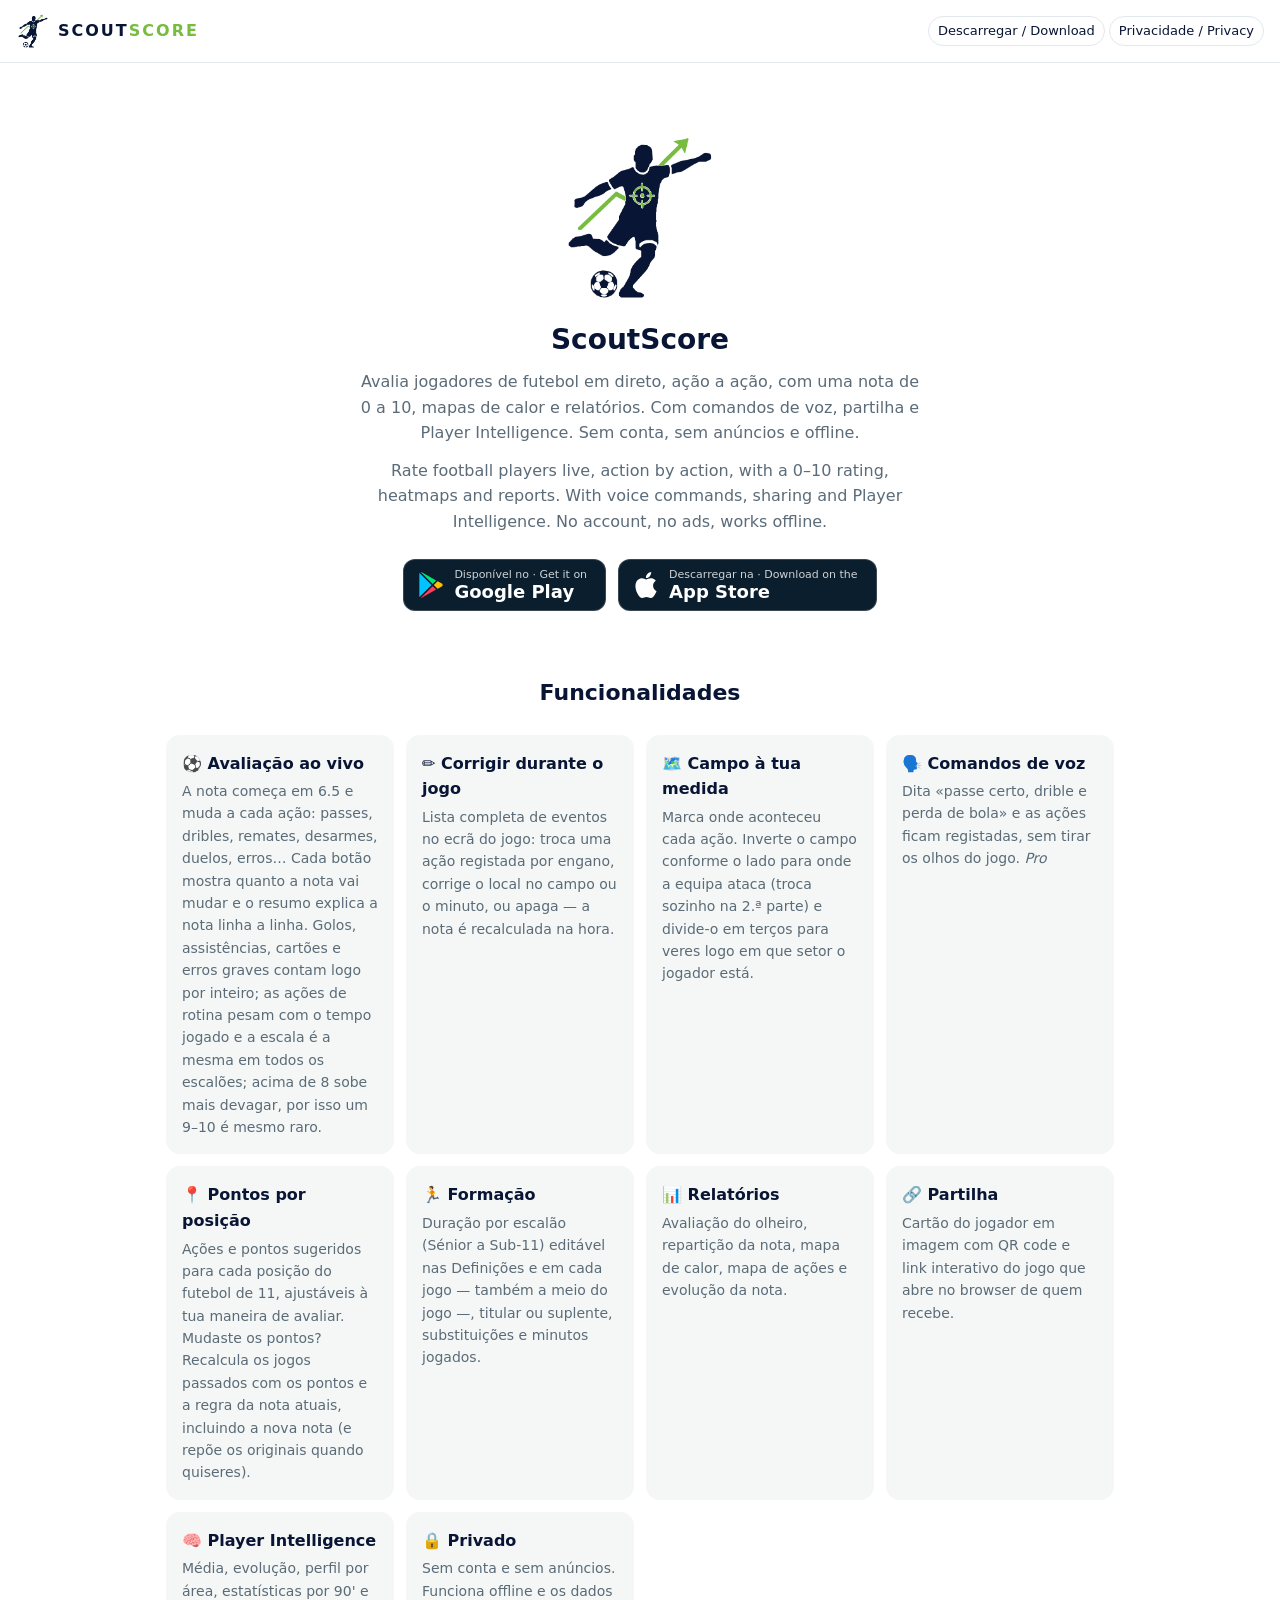
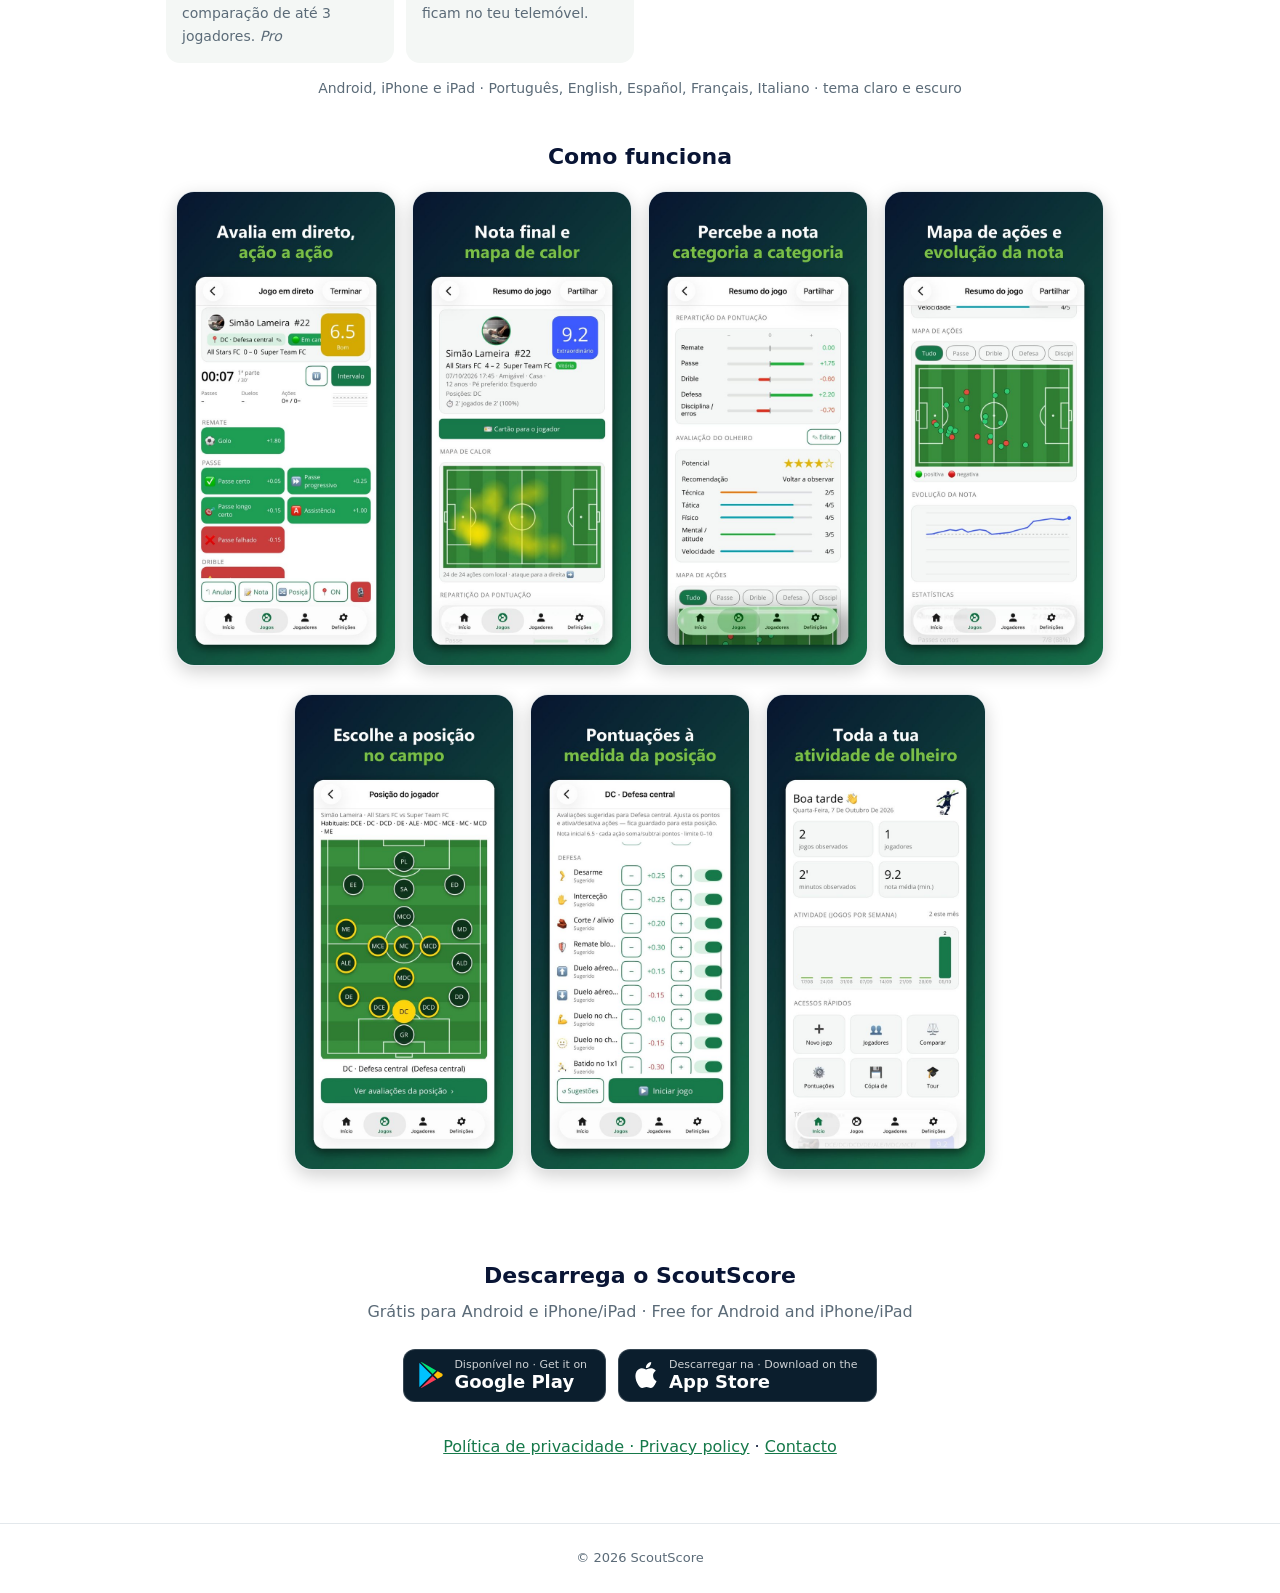
<file: index.html>
<!doctype html>
<html lang="pt">
<head>
  <meta charset="utf-8">
  <meta name="viewport" content="width=device-width, initial-scale=1">
  <title>ScoutScore — Scouting de futebol</title>
  <meta name="description" content="ScoutScore: avalia jogadores de futebol em direto com nota 0–10, mapas de calor e relatórios.">
  <link rel="icon" href="logo.png">
  <link rel="stylesheet" href="style.css">
</head>
<body>
  <header class="top">
    <a class="brand" href="./"><img src="logo.png" alt="" width="34" height="38"><span>SCOUT<b>SCORE</b></span></a>
    <nav class="langs"><a href="#download">Descarregar / Download</a><a href="privacy.html">Privacidade / Privacy</a></nav>
  </header>

  <main>
    <div class="hero">
      <img src="logo.png" alt="ScoutScore">
      <h1>ScoutScore</h1>
      <p>Avalia jogadores de futebol em direto, ação a ação, com uma nota de 0 a 10, mapas de calor e relatórios. Com comandos de voz, partilha e Player Intelligence. Sem conta, sem anúncios e offline.</p>
      <p lang="en">Rate football players live, action by action, with a 0–10 rating, heatmaps and reports. With voice commands, sharing and Player Intelligence. No account, no ads, works offline.</p>
      <div class="stores">
        <a href="https://play.google.com/apps/internaltest/4701028716561689987"><svg class="ico" viewBox="0 0 24 24" aria-hidden="true"><path fill="#FFC107" d="M22.018 13.298l-3.919 2.218-3.515-3.493 3.543-3.521 3.891 2.202a1.49 1.49 0 0 1 0 2.594z"/><path fill="#00C3FF" d="M1.337.924a1.486 1.486 0 0 0-.112.568v21.017c0 .217.045.419.124.6l11.155-11.087L1.337.924z"/><path fill="#00E676" d="M13.544 10.989l3.258-3.238L3.45.195a1.466 1.466 0 0 0-.946-.179l11.04 10.973z"/><path fill="#FF3D57" d="M13.544 13.056l-11 10.933c.298.036.612-.016.906-.183l13.324-7.54-3.23-3.21z"/></svg><span><small>Disponível no · Get it on</small>Google Play</span></a>
        <a href="https://apps.apple.com/app/id6820147399"><svg class="ico" viewBox="0 0 24 24" aria-hidden="true"><path fill="currentColor" d="M12.152 6.896c-.948 0-2.415-1.078-3.96-1.04-2.04.027-3.91 1.183-4.961 3.014-2.117 3.675-.546 9.103 1.519 12.09 1.013 1.454 2.208 3.09 3.792 3.039 1.52-.065 2.09-.987 3.935-.987 1.831 0 2.35.987 3.96.948 1.637-.026 2.676-1.48 3.676-2.948 1.156-1.688 1.636-3.325 1.662-3.415-.039-.013-3.182-1.221-3.22-4.857-.026-3.04 2.48-4.494 2.597-4.559-1.429-2.09-3.623-2.324-4.39-2.376-2-.156-3.675 1.09-4.61 1.09zM15.53 3.83c.843-1.012 1.4-2.427 1.245-3.83-1.207.052-2.662.805-3.532 1.818-.78.896-1.454 2.338-1.273 3.714 1.338.104 2.715-.688 3.559-1.701"/></svg><span><small>Descarregar na · Download on the</small>App Store</span></a>
      </div>
    </div>

    <h2 class="section-title">Funcionalidades</h2>
    <div class="cards">
      <div class="card"><h3>⚽ Avaliação ao vivo</h3><p>A nota começa em 6.5 e muda a cada ação: passes, dribles, remates, desarmes, duelos, erros… Cada botão mostra quanto a nota vai mudar e o resumo explica a nota linha a linha. Golos, assistências, cartões e erros graves contam logo por inteiro; as ações de rotina pesam com o tempo jogado e a escala é a mesma em todos os escalões; acima de 8 sobe mais devagar, por isso um 9–10 é mesmo raro.</p></div>
      <div class="card"><h3>✏️ Corrigir durante o jogo</h3><p>Lista completa de eventos no ecrã do jogo: troca uma ação registada por engano, corrige o local no campo ou o minuto, ou apaga — a nota é recalculada na hora.</p></div>
      <div class="card"><h3>🗺️ Campo à tua medida</h3><p>Marca onde aconteceu cada ação. Inverte o campo conforme o lado para onde a equipa ataca (troca sozinho na 2.ª parte) e divide-o em terços para veres logo em que setor o jogador está.</p></div>
      <div class="card"><h3>🗣️ Comandos de voz</h3><p>Dita «passe certo, drible e perda de bola» e as ações ficam registadas, sem tirar os olhos do jogo. <em>Pro</em></p></div>
      <div class="card"><h3>📍 Pontos por posição</h3><p>Ações e pontos sugeridos para cada posição do futebol de 11, ajustáveis à tua maneira de avaliar. Mudaste os pontos? Recalcula os jogos passados com os pontos e a regra da nota atuais, incluindo a nova nota (e repõe os originais quando quiseres).</p></div>
      <div class="card"><h3>🏃 Formação</h3><p>Duração por escalão (Sénior a Sub-11) editável nas Definições e em cada jogo — também a meio do jogo —, titular ou suplente, substituições e minutos jogados.</p></div>
      <div class="card"><h3>📊 Relatórios</h3><p>Avaliação do olheiro, repartição da nota, mapa de calor, mapa de ações e evolução da nota.</p></div>
      <div class="card"><h3>🔗 Partilha</h3><p>Cartão do jogador em imagem com QR code e link interativo do jogo que abre no browser de quem recebe.</p></div>
      <div class="card"><h3>🧠 Player Intelligence</h3><p>Média, evolução, perfil por área, estatísticas por 90' e comparação de até 3 jogadores. <em>Pro</em></p></div>
      <div class="card"><h3>🔒 Privado</h3><p>Sem conta e sem anúncios. Funciona offline e os dados ficam no teu telemóvel.</p></div>
    </div>
    <p class="meta" style="text-align:center">Android, iPhone e iPad · Português, English, Español, Français, Italiano · tema claro e escuro</p>

    <!-- Galeria de ecrãs (desliza na horizontal no telemóvel) -->
    <h2 class="section-title">Como funciona</h2>
    <div class="gallery">
      <figure><img src="screenshots/01-jogo-direto.jpg" alt="Jogo em direto: a nota muda a cada ação" loading="lazy" width="600" height="1304"></figure>
      <figure><img src="screenshots/02-resumo-topo.jpg" alt="Resumo do jogo com nota final e mapa de calor" loading="lazy" width="600" height="1304"></figure>
      <figure><img src="screenshots/03-resumo-reparticao.jpg" alt="Repartição da nota por categoria e avaliação do olheiro" loading="lazy" width="600" height="1304"></figure>
      <figure><img src="screenshots/04-resumo-mapa-acoes.jpg" alt="Mapa de ações e evolução da nota" loading="lazy" width="600" height="1304"></figure>
      <figure><img src="screenshots/05-posicao.jpg" alt="Escolher a posição no mapa do campo" loading="lazy" width="600" height="1304"></figure>
      <figure><img src="screenshots/06-acoes-posicao.jpg" alt="Pontuações ajustáveis por posição" loading="lazy" width="600" height="1304"></figure>
      <figure><img src="screenshots/07-inicio.jpg" alt="Página inicial com a atividade do olheiro" loading="lazy" width="600" height="1304"></figure>
    </div>

    <!-- Google Play: link do teste interno até a app ser aprovada; depois trocar pelos dois links por
         https://play.google.com/store/apps/details?id=com.flameira.scoutscore&amp;referrer=utm_source%3Dsite%26utm_medium%3Dweb%26utm_campaign%3Dscoutscore -->
    <section class="download" id="download">
      <h2>Descarrega o ScoutScore</h2>
      <p>Grátis para Android e iPhone/iPad · Free for Android and iPhone/iPad</p>
        <div class="stores">
          <a href="https://play.google.com/apps/internaltest/4701028716561689987"><svg class="ico" viewBox="0 0 24 24" aria-hidden="true"><path fill="#FFC107" d="M22.018 13.298l-3.919 2.218-3.515-3.493 3.543-3.521 3.891 2.202a1.49 1.49 0 0 1 0 2.594z"/><path fill="#00C3FF" d="M1.337.924a1.486 1.486 0 0 0-.112.568v21.017c0 .217.045.419.124.6l11.155-11.087L1.337.924z"/><path fill="#00E676" d="M13.544 10.989l3.258-3.238L3.45.195a1.466 1.466 0 0 0-.946-.179l11.04 10.973z"/><path fill="#FF3D57" d="M13.544 13.056l-11 10.933c.298.036.612-.016.906-.183l13.324-7.54-3.23-3.21z"/></svg><span><small>Disponível no · Get it on</small>Google Play</span></a>
          <a href="https://apps.apple.com/app/id6820147399"><svg class="ico" viewBox="0 0 24 24" aria-hidden="true"><path fill="currentColor" d="M12.152 6.896c-.948 0-2.415-1.078-3.96-1.04-2.04.027-3.91 1.183-4.961 3.014-2.117 3.675-.546 9.103 1.519 12.09 1.013 1.454 2.208 3.09 3.792 3.039 1.52-.065 2.09-.987 3.935-.987 1.831 0 2.35.987 3.96.948 1.637-.026 2.676-1.48 3.676-2.948 1.156-1.688 1.636-3.325 1.662-3.415-.039-.013-3.182-1.221-3.22-4.857-.026-3.04 2.48-4.494 2.597-4.559-1.429-2.09-3.623-2.324-4.39-2.376-2-.156-3.675 1.09-4.61 1.09zM15.53 3.83c.843-1.012 1.4-2.427 1.245-3.83-1.207.052-2.662.805-3.532 1.818-.78.896-1.454 2.338-1.273 3.714 1.338.104 2.715-.688 3.559-1.701"/></svg><span><small>Descarregar na · Download on the</small>App Store</span></a>
        </div>
    </section>

    <p style="text-align:center;margin-top:32px">
      <a href="privacy.html">Política de privacidade · Privacy policy</a> ·
      <a href="mailto:flameirauk@gmail.com">Contacto</a>
    </p>
  </main>

  <footer class="foot">© 2026 ScoutScore</footer>
</body>
</html>
</file>
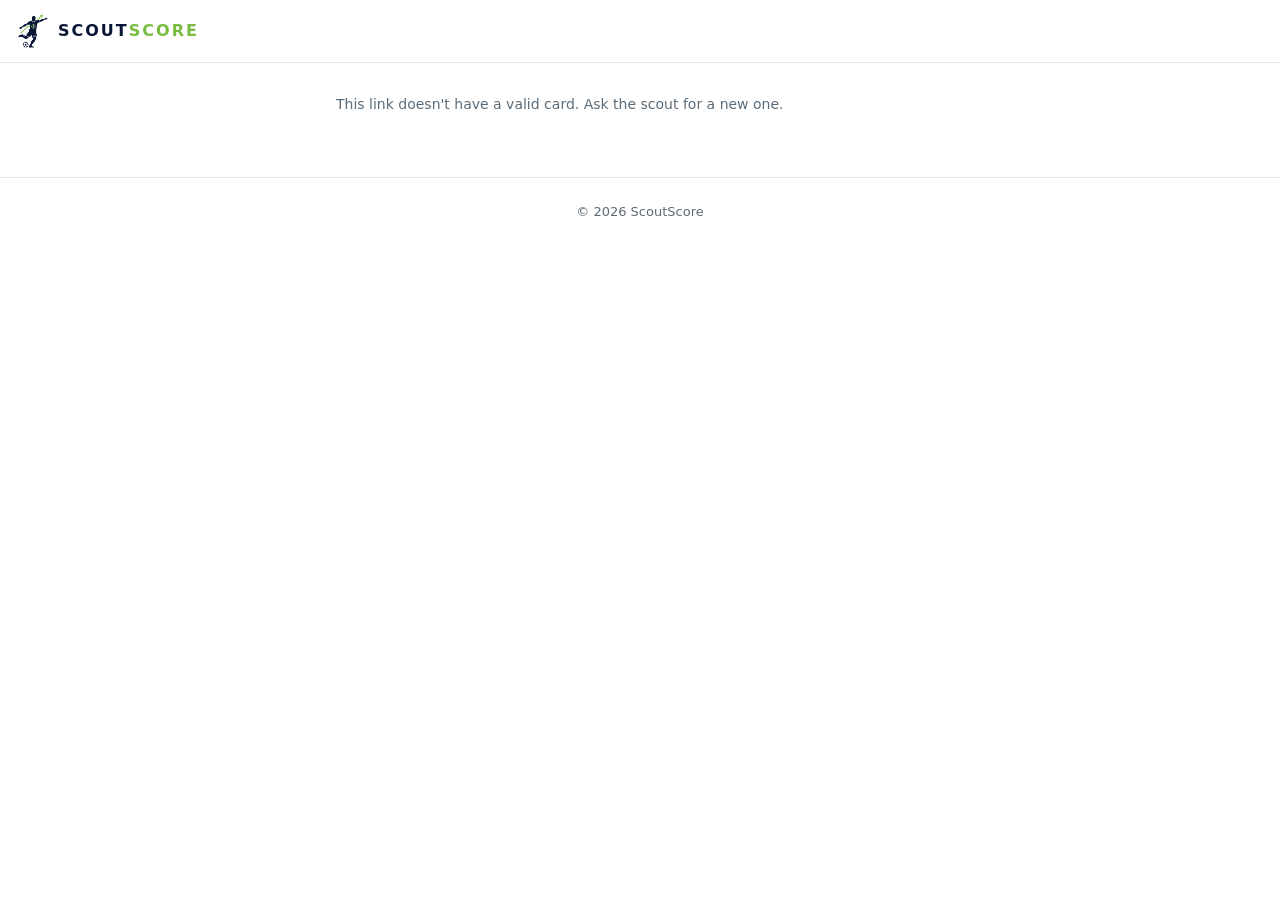
<file: f.html>
<!doctype html>
<html lang="pt">
<head>
  <meta charset="utf-8">
  <meta name="viewport" content="width=device-width, initial-scale=1">
  <title>Ficha ScoutScore</title>
  <meta name="description" content="Ficha de jogador partilhada pelo olheiro, no ScoutScore.">
  <meta name="robots" content="noindex">
  <meta name="referrer" content="no-referrer">
  <link rel="icon" href="logo.png">
  <link rel="stylesheet" href="style.css">
  <style>
    /* Ficha partilhada: o código (id.chave) vem depois do «#» e nunca chega ao servidor. A ficha é decifrada aqui, no browser. */
    main { max-width: 640px; }
    .panel { background: var(--card); border-radius: 16px; padding: 16px; margin-top: 12px; }
    .panel h2 { margin: 0 0 10px; font-size: 16px; }
    .head { display: flex; gap: 14px; align-items: center; }
    .head .who { flex: 1; min-width: 0; }
    .head h1 { font-size: 22px; margin: 0; overflow-wrap: anywhere; }
    .head img { width: 64px; height: 64px; border-radius: 50%; object-fit: cover; }
    .badge { min-width: 76px; text-align: center; border-radius: 14px; padding: 8px 6px; font-weight: 700; font-size: 26px; color: #fff; }
    .badge small { display: block; font-size: 11px; font-weight: 600; opacity: .9; }
    .game { display: flex; gap: 12px; align-items: center; padding: 10px 0; border-top: 1px solid var(--line); }
    .game:first-of-type { border-top: 0; }
    .game .info { flex: 1; min-width: 0; }
    .game .info b { display: block; overflow-wrap: anywhere; }
    .game .info span { color: var(--muted); font-size: 13px; }
    .game .rate { width: 46px; text-align: center; border-radius: 10px; padding: 6px 0; font-weight: 700; color: #fff; }
    .cta { text-align: center; }
    .cta .btn { display: inline-block; background: var(--accent); color: #fff; border-radius: 12px; padding: 12px 20px; font-weight: 600; text-decoration: none; margin: 6px; }
    .code { word-break: break-all; font-size: 12px; }
    .hidden { display: none; }
  </style>
</head>
<body>
  <header class="top">
    <a class="brand" href="./"><img src="logo.png" alt="" width="34" height="38"><span>SCOUT<b>SCORE</b></span></a>
  </header>

  <main>
    <!-- Abrir na app (a ficha fica guardada no telemóvel, funciona sem internet e atualiza-se sozinha) -->
    <div class="panel cta" id="open">
      <h2 id="t-title">Abre a tua ficha na app ScoutScore</h2>
      <p class="meta" id="t-text">Fica guardada no telemóvel, funciona sem internet e atualiza-se sozinha.</p>
      <a class="btn" id="openApp" href="#">Abrir na app</a>
      <a class="btn" id="getApp" href="get?s=card">Descarregar a app</a>
      <p class="meta" id="t-code-label">Se a app não abrir, copia este código e cola-o em «Fichas partilhadas comigo» → Adicionar ficha:</p>
      <p class="code"><code id="code"></code></p>
    </div>

    <p class="meta hidden" id="status"></p>

    <!-- Pré-visualização no browser (só de leitura) -->
    <div id="card" class="hidden">
      <div class="panel">
        <div class="head">
          <img id="photo" class="hidden" alt="">
          <div class="who">
            <h1 id="name"></h1>
            <div class="meta" id="info"></div>
            <div class="meta" id="mins"></div>
          </div>
          <div class="badge" id="avg"><span id="avgv">–</span><small id="t-avg">média</small></div>
        </div>
      </div>
      <div class="panel"><h2 id="t-games">Jogos</h2><div id="games"></div></div>
      <p class="meta" id="t-note" style="text-align:center"></p>
    </div>
  </main>

  <footer class="foot">© 2026 ScoutScore</footer>

  <script>
    (function () {
      var PROJECT = "scoutscore-1a5a7", API_KEY = "AIzaSyChSRr_s5l80X21oeIripy8GKh0PfXQtlw";
      var T = {
        pt: { title: "Abre a tua ficha na app ScoutScore", text: "Fica guardada no telemóvel, funciona sem internet e atualiza-se sozinha.", open: "Abrir na app", get: "Descarregar a app",
              codeLabel: "Se a app não abrir, copia este código e cola-o em «Fichas partilhadas comigo» → Adicionar ficha:", avg: "média", games: "Jogos",
              invalid: "Este link não tem uma ficha válida. Pede um novo ao olheiro.", notFound: "Esta ficha já não está partilhada.", error: "Não foi possível abrir a ficha agora. Tenta mais tarde.",
              loading: "A abrir a ficha…", note: "Pré-visualização só de leitura. Na app, a ficha fica guardada e atualiza-se sozinha.", minutes: "min", win: "V", draw: "E", loss: "D" },
        en: { title: "Open your card in the ScoutScore app", text: "It stays saved on your phone, works offline and updates itself.", open: "Open in the app", get: "Get the app",
              codeLabel: "If the app doesn't open, copy this code and paste it in “Cards shared with me” → Add card:", avg: "avg", games: "Games",
              invalid: "This link doesn't have a valid card. Ask the scout for a new one.", notFound: "This card is no longer shared.", error: "Couldn't open the card right now. Try again later.",
              loading: "Opening the card…", note: "Read-only preview. In the app the card is saved and updates itself.", minutes: "min", win: "W", draw: "D", loss: "L" }
      };
      var lang = (navigator.language || "pt").slice(0, 2) === "pt" ? "pt" : "en";
      var t = T[lang];
      document.documentElement.lang = lang;
      function $(id) { return document.getElementById(id); }
      $("t-title").textContent = t.title; $("t-text").textContent = t.text; $("openApp").textContent = t.open; $("getApp").textContent = t.get;
      $("t-code-label").textContent = t.codeLabel; $("t-avg").textContent = t.avg; $("t-games").textContent = t.games; $("t-note").textContent = t.note;

      var match = /^#?([A-Za-z0-9_-]{22})\.([A-Za-z0-9_-]{43})$/.exec(location.hash);
      function status(text) { var s = $("status"); s.textContent = text; s.classList.remove("hidden"); }
      if (!match) { $("open").classList.add("hidden"); status(t.invalid); return; }
      var id = match[1], key = match[2], code = id + "." + key;
      $("code").textContent = code;
      $("openApp").href = "scoutscore://f/" + code;
      status(t.loading);

      function b64u(s) {
        s = s.replace(/-/g, "+").replace(/_/g, "/"); while (s.length % 4) s += "=";
        var bin = atob(s), out = new Uint8Array(bin.length);
        for (var i = 0; i < bin.length; i++) out[i] = bin.charCodeAt(i);
        return out;
      }

      // Mesmo formato que a app (CardCrypto / CardCodec): nonce(12) ‖ cifra ‖ etiqueta(16), AES-256-GCM com o id como dados associados
      async function decrypt(blob) {
        var k = await crypto.subtle.importKey("raw", b64u(key), "AES-GCM", false, ["decrypt"]);
        var plain = await crypto.subtle.decrypt({ name: "AES-GCM", iv: blob.slice(0, 12), additionalData: new TextEncoder().encode(id), tagLength: 128 }, k, blob.slice(12));
        var stream = new Blob([plain]).stream().pipeThrough(new DecompressionStream("deflate-raw"));
        return new Uint8Array(await new Response(stream).arrayBuffer());
      }

      function Reader(bytes) { this.b = bytes; this.p = 0; }
      Reader.prototype.byte = function () { return this.b[this.p++]; };
      Reader.prototype.uint = function () { var v = 0, shift = 0, x; do { x = this.b[this.p++]; v += (x & 0x7f) * Math.pow(2, shift); shift += 7; } while (x >= 0x80); return v; };
      Reader.prototype.int = function () { var u = this.uint(); return u % 2 ? -(u + 1) / 2 : u / 2; };
      Reader.prototype.text = function () { var n = this.uint(), s = new TextDecoder().decode(this.b.slice(this.p, this.p + n)); this.p += n; return s; };
      Reader.prototype.bytes = function () { var n = this.uint(), s = this.b.slice(this.p, this.p + n); this.p += n; return s; };

      // Formato v2 (CardCodec): a página só mostra o resumo de cada jogo; as ações e a cronologia são lidas (para avançar) mas não mostradas
      function parse(bytes) {
        var r = new Reader(bytes);
        if (r.byte() !== 2) throw new Error("version");
        var flags = r.byte(), d = { name: r.text(), team: r.text(), foot: r.text(), positions: r.text(), games: [] };
        if (flags & 1) d.number = r.uint();
        if (flags & 2) d.birth = r.uint();
        if (flags & 4) d.photo = r.bytes();
        var epoch = Date.UTC(2020, 0, 1), n = r.uint();
        for (var i = 0; i < n; i++) {
          var g = {};
          r.uint(); /* id do jogo */
          g.date = new Date(epoch + r.int() * 60000);
          g.opponent = r.text(); g.competition = r.text(); r.text(); /* local */ r.text(); /* escalão */
          g.tg = r.uint(); g.og = r.uint(); r.uint(); /* minutos por parte */
          var gf = r.byte();
          r.uint(); r.uint(); /* segundos de cada parte */
          g.minutes = r.uint(); r.uint(); /* minutos do jogo */
          g.rating = r.uint() / 100; r.uint(); /* regra da nota */
          for (var a = r.uint(); a > 0; a--) { if (r.uint() === 0) { r.text(); r.text(); r.text(); r.uint(); } r.int(); }
          for (var e = r.uint(); e > 0; e--) {
            var head = r.uint(), ef = head % 8, code = Math.floor(head / 8);
            if (ef & 4) r.uint();
            r.int(); r.byte();
            if (code >= 4) { if (ef & 1) r.int(); if (ef & 2) { r.byte(); r.byte(); } }
          }
          if (gf & 4) { for (var k = r.uint(); k > 0; k--) r.uint(); r.text(); r.text(); }
          d.games.push(g);
        }
        return d;
      }

      function color(r) { return r >= 8 ? "#1faf3a" : r >= 7 ? "#6fb81f" : r >= 6 ? "#d9a400" : r >= 5 ? "#e07a1e" : "#e0301e"; }

      function show(d) {
        $("name").textContent = d.name;
        var info = [];
        if (d.team) info.push(d.team);
        if (d.birth) info.push((new Date().getFullYear() - d.birth) + (lang === "pt" ? " anos" : " y/o"));
        $("info").textContent = info.join(" · ");
        if (d.photo && d.photo.length) { $("photo").src = URL.createObjectURL(new Blob([d.photo], { type: "image/jpeg" })); $("photo").classList.remove("hidden"); }
        var total = 0, weighted = 0, sum = 0;
        d.games.forEach(function (g) { total += g.minutes; weighted += g.rating * g.minutes; sum += g.rating; });
        if (d.games.length) {
          var avg = total > 0 ? weighted / total : sum / d.games.length;
          $("avgv").textContent = avg.toFixed(1); $("avg").style.background = color(avg);
          $("mins").textContent = total + " " + t.minutes + " · " + d.games.length;
        }
        var list = $("games");
        d.games.slice().sort(function (a, b) { return b.date - a.date; }).forEach(function (g) {
          var row = document.createElement("div"); row.className = "game";
          var res = g.tg > g.og ? t.win : g.tg < g.og ? t.loss : t.draw;
          var info = document.createElement("div"); info.className = "info";
          var b = document.createElement("b"); b.textContent = g.date.toLocaleDateString(lang === "pt" ? "pt-PT" : "en-GB", { timeZone: "UTC" }) + " vs " + g.opponent;
          var sp = document.createElement("span"); sp.textContent = res + " " + g.tg + "–" + g.og + " · " + g.minutes + "'" + (g.competition ? " · " + g.competition : "");
          info.appendChild(b); info.appendChild(sp);
          var rate = document.createElement("div"); rate.className = "rate"; rate.textContent = g.rating.toFixed(1); rate.style.background = color(g.rating);
          row.appendChild(info); row.appendChild(rate); list.appendChild(row);
        });
        $("status").classList.add("hidden"); $("card").classList.remove("hidden");
      }

      fetch("https://firestore.googleapis.com/v1/projects/" + PROJECT + "/databases/(default)/documents/fichas/" + id + "?key=" + API_KEY)
        .then(function (r) {
          if (r.status === 404) { status(t.notFound); return null; }
          if (!r.ok) throw new Error("http " + r.status);
          return r.json();
        })
        .then(function (doc) { return doc && decrypt(b64u(doc.fields.blob.stringValue)); })
        .then(function (bytes) { if (bytes) show(parse(bytes)); })
        .catch(function () { status(t.error); });
    })();
  </script>
</body>
</html>
</file>
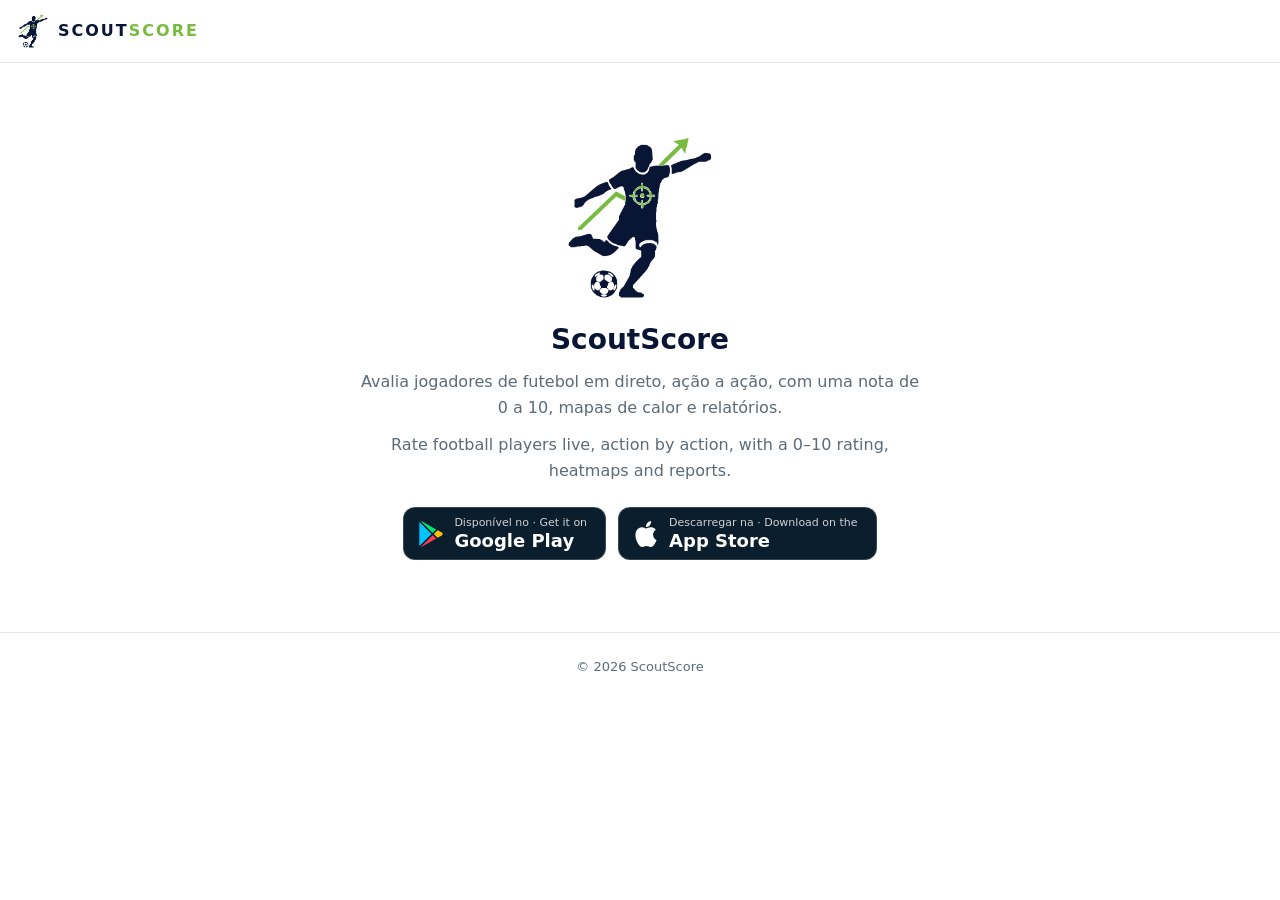
<file: get.html>
<!doctype html>
<html lang="pt">
<head>
  <meta charset="utf-8">
  <meta name="viewport" content="width=device-width, initial-scale=1">
  <title>Descarregar ScoutScore</title>
  <meta name="description" content="Descarrega o ScoutScore: avalia jogadores de futebol em direto.">
  <meta name="robots" content="noindex">
  <link rel="icon" href="logo.png">
  <link rel="stylesheet" href="style.css">
  <script>
    // QR code do cartão partilhado (get?s=card) e outros links: reencaminha para a loja certa.
    // A origem («s») vai no referrer do Play para aparecer nas aquisições da Play Console.
    (function () {
      var APP_STORE_ID = "6820147399"; // Apple ID numérico da app (App Store Connect); vazio = mostra só os botões
      var source = (new URLSearchParams(location.search).get("s") || "web").replace(/[^a-z0-9_-]/gi, "").slice(0, 30);
      var referrer = encodeURIComponent("utm_source=" + source + "&utm_medium=share&utm_campaign=scoutscore");
      // Teste interno enquanto a Play não aprova a app; depois de aprovada, deixar vazio para usar a página pública.
      var PLAY_INTERNAL_TEST = "https://play.google.com/apps/internaltest/4701028716561689987";
      var play = PLAY_INTERNAL_TEST || "https://play.google.com/store/apps/details?id=com.flameira.scoutscore&referrer=" + referrer;
      var apple = APP_STORE_ID ? "https://apps.apple.com/app/id" + APP_STORE_ID : "";
      var ua = navigator.userAgent;
      var ios = /iPhone|iPad|iPod/.test(ua) || (/Macintosh/.test(ua) && navigator.maxTouchPoints > 1);
      if (/Android/.test(ua)) location.replace(play);
      else if (ios && apple) location.replace(apple);
      window.addEventListener("DOMContentLoaded", function () {
        document.getElementById("play").href = play;
        var a = document.getElementById("apple");
        if (apple) a.href = apple; else a.className = "hidden";
      });
    })();
  </script>
</head>
<body>
  <header class="top">
    <a class="brand" href="./"><img src="logo.png" alt="" width="34" height="38"><span>SCOUT<b>SCORE</b></span></a>
  </header>

  <main>
    <div class="hero">
      <img src="logo.png" alt="ScoutScore">
      <h1>ScoutScore</h1>
      <p>Avalia jogadores de futebol em direto, ação a ação, com uma nota de 0 a 10, mapas de calor e relatórios.</p>
      <p lang="en">Rate football players live, action by action, with a 0–10 rating, heatmaps and reports.</p>
      <div class="stores">
        <a id="play" href="https://play.google.com/apps/internaltest/4701028716561689987"><svg class="ico" viewBox="0 0 24 24" aria-hidden="true"><path fill="#FFC107" d="M22.018 13.298l-3.919 2.218-3.515-3.493 3.543-3.521 3.891 2.202a1.49 1.49 0 0 1 0 2.594z"/><path fill="#00C3FF" d="M1.337.924a1.486 1.486 0 0 0-.112.568v21.017c0 .217.045.419.124.6l11.155-11.087L1.337.924z"/><path fill="#00E676" d="M13.544 10.989l3.258-3.238L3.45.195a1.466 1.466 0 0 0-.946-.179l11.04 10.973z"/><path fill="#FF3D57" d="M13.544 13.056l-11 10.933c.298.036.612-.016.906-.183l13.324-7.54-3.23-3.21z"/></svg><span><small>Disponível no · Get it on</small>Google Play</span></a>
        <a id="apple" href="https://apps.apple.com/app/id6820147399"><svg class="ico" viewBox="0 0 24 24" aria-hidden="true"><path fill="currentColor" d="M12.152 6.896c-.948 0-2.415-1.078-3.96-1.04-2.04.027-3.91 1.183-4.961 3.014-2.117 3.675-.546 9.103 1.519 12.09 1.013 1.454 2.208 3.09 3.792 3.039 1.52-.065 2.09-.987 3.935-.987 1.831 0 2.35.987 3.96.948 1.637-.026 2.676-1.48 3.676-2.948 1.156-1.688 1.636-3.325 1.662-3.415-.039-.013-3.182-1.221-3.22-4.857-.026-3.04 2.48-4.494 2.597-4.559-1.429-2.09-3.623-2.324-4.39-2.376-2-.156-3.675 1.09-4.61 1.09zM15.53 3.83c.843-1.012 1.4-2.427 1.245-3.83-1.207.052-2.662.805-3.532 1.818-.78.896-1.454 2.338-1.273 3.714 1.338.104 2.715-.688 3.559-1.701"/></svg><span><small>Descarregar na · Download on the</small>App Store</span></a>
      </div>
    </div>
  </main>

  <footer class="foot">© 2026 ScoutScore</footer>
</body>
</html>
</file>
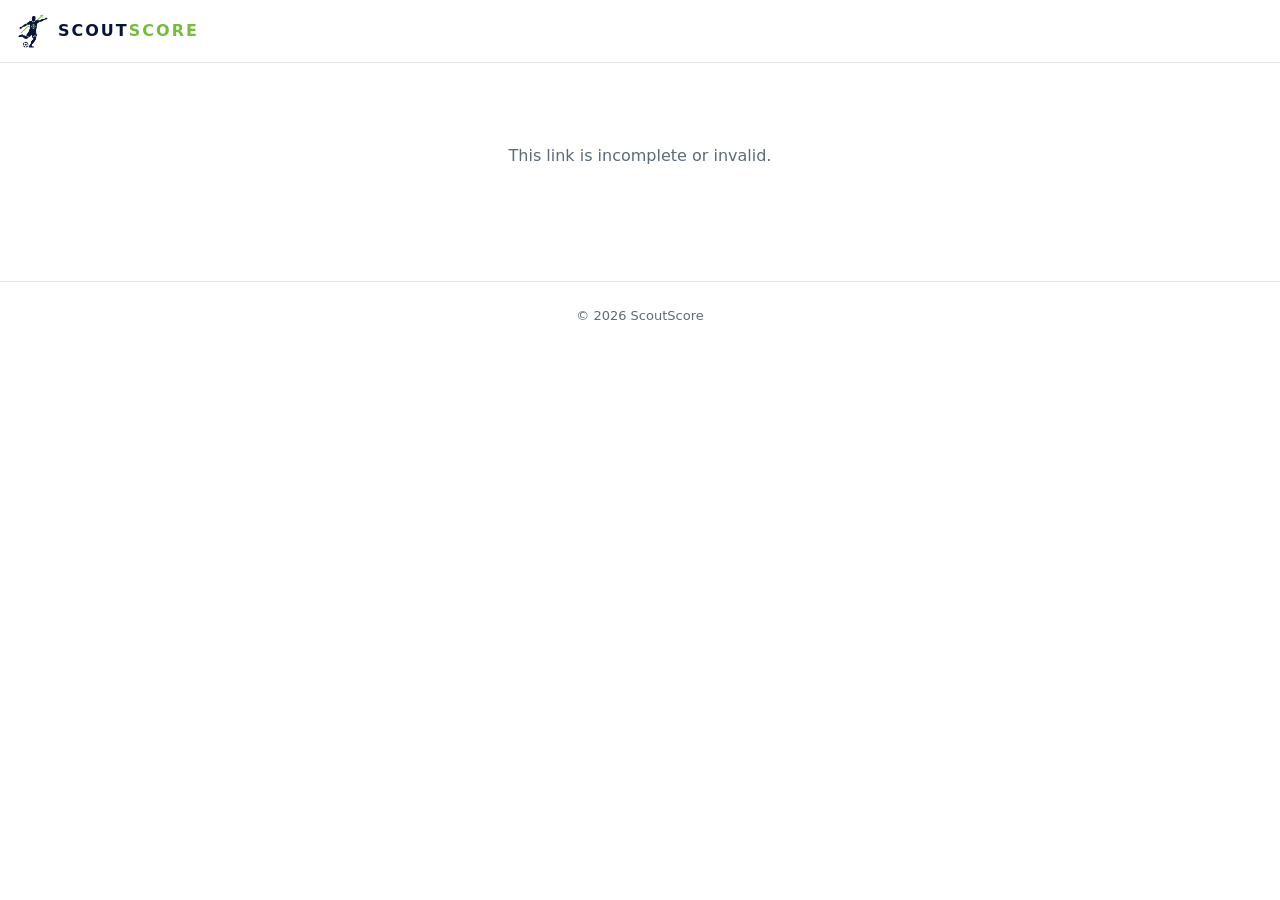
<file: live.html>
<!doctype html>
<html lang="pt">
<head>
  <meta charset="utf-8">
  <meta name="viewport" content="width=device-width, initial-scale=1">
  <title>ScoutScore</title>
  <meta name="description" content="Avaliação de um jogador em direto, feita com o ScoutScore.">
  <meta name="robots" content="noindex">
  <meta name="referrer" content="no-referrer">
  <link rel="icon" href="logo.png">
  <link rel="stylesheet" href="style.css">
  <style>
    /* Link interativo do jogo: os dados vêm todos no «#» do link (nunca chegam ao servidor). */
    main { max-width: 640px; }
    .panel { background: var(--card); border-radius: 16px; padding: 16px; margin-top: 12px; }
    .panel h2 { margin: 0 0 10px; font-size: 16px; }
    .head { display: flex; gap: 14px; align-items: center; }
    .head .who { flex: 1; min-width: 0; }
    .head h1 { font-size: 22px; margin: 0; overflow-wrap: anywhere; }
    .score { font-weight: 600; margin-top: 2px; }
    .sub { color: var(--muted); font-size: 14px; line-height: 1.45; }
    .badge { flex: 0 0 auto; min-width: 74px; padding: 10px 8px; border-radius: 14px; color: #fff; text-align: center; }
    .badge b { display: block; font-size: 30px; line-height: 1.1; }
    .badge span { font-size: 12px; opacity: .95; }
    .phase { display: inline-block; margin-top: 8px; padding: 2px 10px; border-radius: 999px; font-size: 13px; font-weight: 600;
             background: var(--accent); color: #fff; }
    .phase.done { background: var(--muted); }
    .note { font-size: 13px; color: var(--muted); margin: 10px 2px 0; }
    table { width: 100%; border-collapse: collapse; font-size: 15px; }
    td { padding: 6px 0; border-top: 1px solid var(--line); }
    tr:first-child td { border-top: 0; }
    td:last-child { text-align: right; font-weight: 600; }
    .bar { display: grid; grid-template-columns: 1fr auto; gap: 2px 10px; margin: 8px 0; font-size: 14px; }
    .bar .track { grid-column: 1 / -1; height: 8px; border-radius: 4px; background: var(--line); overflow: hidden; display: flex; }
    .bar .pos { background: #1FAF3A; } .bar .neg { background: #E0301E; }
    .pts { font-weight: 700; font-variant-numeric: tabular-nums; }
    .plus { color: #1FAF3A; } .minus { color: #E0301E; }
    svg { display: block; width: 100%; height: auto; }
    .events { list-style: none; margin: 0; padding: 0; }
    .events li { display: grid; grid-template-columns: 58px 1fr auto; gap: 8px; padding: 7px 0; border-top: 1px solid var(--line); font-size: 15px; }
    .events li:first-child { border-top: 0; }
    .events .min { color: var(--muted); font-variant-numeric: tabular-nums; }
    .stars { color: #D4A900; letter-spacing: 2px; font-size: 18px; }
    .attr { display: grid; grid-template-columns: 110px 1fr 34px; gap: 10px; align-items: center; font-size: 14px; margin: 6px 0; }
    .attr .track { height: 8px; border-radius: 4px; background: var(--line); overflow: hidden; }
    .attr .fill { height: 100%; background: var(--accent); }
    .text { white-space: pre-wrap; margin: 4px 0 10px; }
    .cta { text-align: center; margin-top: 24px; }
    .cta a.btn { display: inline-block; margin-top: 8px; padding: 12px 22px; border-radius: 12px; background: #0B1E2D; color: #fff;
                 text-decoration: none; font-weight: 600; }
    .error { text-align: center; padding: 48px 16px; color: var(--muted); }
    [hidden] { display: none !important; }
  </style>
</head>
<body>
  <header class="top">
    <a class="brand" href="./"><img src="logo.png" alt="" width="34" height="38"><span>SCOUT<b>SCORE</b></span></a>
  </header>

  <main id="app"></main>

  <script type="application/json" id="catalog">{"actions":["passe_ok","passe_falhado","passe_progressivo","passe_longo_ok","passe_chave","cruzamento_ok","cruzamento_falhado","assistencia","golo","remate_enquadrado","remate_fora","ocasiao_falhada","desmarcacao","fora_jogo","drible_ok","drible_falhado","penalti_ganho","falta_sofrida","perda_bola","perda_perigosa","ma_rececao","desarme","intercecao","corte","remate_bloqueado","recuperacao","pressao","duelo_aereo_ganho","duelo_aereo_perdido","duelo_ganho","duelo_perdido","batido","mau_posicionamento","defesa","grande_defesa","golo_sofrido","saida_ok","saida_falhada","reposicao_ok","reposicao_falhada","penalti_defendido","falta_cometida","amarelo","vermelho","penalti_cometido","erro_golo","autogolo","inatividade"],"emoji":["✅","❌","⏩","\uD83C\uDFAF","\uD83D\uDD11","↪️","↩️","\uD83C\uDD70️","⚽","\uD83E\uDD45","\uD83D\uDCA8","\uD83D\uDE16","\uD83C\uDFC3‍♂️","\uD83D\uDEA9","\uD83C\uDF00","\uD83D\uDEAB","\uD83C\uDF81","\uD83E\uDD15","\uD83D\uDCC9","⚠️","\uD83E\uDD74","\uD83E\uDDB5","✋","\uD83E\uDDF1","\uD83D\uDEE1️","\uD83D\uDD04","\uD83D\uDD25","⬆️","⬇️","\uD83D\uDCAA","\uD83E\uDEE5","\uD83C\uDFC3","\uD83D\uDCCD","\uD83E\uDDE4","\uD83E\uDDB8","\uD83D\uDE1E","\uD83D\uDE4C","\uD83E\uDD26","\uD83D\uDC4D","\uD83D\uDC4E","\uD83C\uDFC6","\uD83D\uDED1","\uD83D\uDFE8","\uD83D\uDFE5","\uD83D\uDE48","\uD83D\uDCA5","\uD83E\uDD2F","\uD83D\uDE34"],"cat":[1,1,1,1,1,1,1,1,0,0,0,0,0,0,2,2,2,2,2,2,2,3,3,3,3,3,3,3,3,3,3,3,3,4,4,4,4,4,4,4,4,5,5,5,5,5,5,5],"stats":["st_actions","st_passes","st_duels","st_dribbles","st_shots","st_goals_assists","st_wins_losses","st_saves","st_cards"],"pt":{"a":["Passe certo","Passe falhado","Passe progressivo","Passe longo certo","Passe para remate","Cruzamento certo","Cruzamento falhado","Assistência","Golo","Remate enquadrado","Remate para fora","Ocasião flagrante falhada","Boa desmarcação","Fora de jogo","Drible ganho","Drible perdido","Penálti conquistado","Falta sofrida","Perda de bola","Perda perigosa","Má receção","Desarme","Interceção","Corte / alívio","Remate bloqueado","Recuperação de bola","Pressão eficaz","Duelo aéreo ganho","Duelo aéreo perdido","Duelo no chão ganho","Duelo no chão perdido","Batido no 1x1","Mau posicionamento","Defesa","Grande defesa","Golo sofrido","Saída/cruzamento agarrado","Saída falhada","Reposição certa","Reposição falhada","Penálti defendido","Falta cometida","Cartão amarelo","Cartão vermelho","Penálti cometido","Erro que dá golo","Autogolo","Inatividade"],"c":["Remate","Passe","Drible","Defesa","Guarda-redes","Disciplina / erros"],"s":["Ações registadas","Passes certos","Duelos ganhos","Dribles","Remates (enquadrados)","Golos / Assistências","Recuperações / Perdas","Defesas / Golos sofridos","Cartões"],"cards":"{0} amarelo(s) · {1} vermelho(s)","v":["Extraordinário","Excelente","Muito bom","Bom","Razoável","Fraco","Muito fraco"],"mh":["1ª {0}'","2ª {0}'"],"r":["Contratar","Acompanhar de perto","Voltar a observar","Não interessa"],"at":["Técnica","Tática","Físico","Mental / atitude","Velocidade"]},"en":{"a":["Accurate pass","Inaccurate pass","Progressive pass","Accurate long ball","Key pass","Accurate cross","Inaccurate cross","Assist","Goal","Shot on target","Shot off target","Big chance missed","Good run off the ball","Offside","Successful dribble","Failed dribble","Penalty won","Was fouled","Possession lost","Dangerous loss","Poor touch","Tackle won","Interception","Clearance","Blocked shot","Ball recovery","Effective press","Aerial duel won","Aerial duel lost","Ground duel won","Ground duel lost","Dribbled past","Poor positioning","Save","Great save","Goal conceded","Claim / cross caught","Failed claim","Accurate distribution","Poor distribution","Penalty saved","Foul committed","Yellow card","Red card","Penalty conceded","Error leading to goal","Own goal","Inactivity"],"c":["Shooting","Passing","Dribbling","Defending","Goalkeeping","Discipline / errors"],"s":["Actions logged","Accurate passes","Duels won","Dribbles","Shots (on target)","Goals / Assists","Recoveries / Losses","Saves / Goals conceded","Cards"],"cards":"{0} yellow · {1} red","v":["Outstanding","Excellent","Very good","Good","Average","Poor","Very poor"],"mh":["1H {0}'","2H {0}'"],"r":["Sign","Follow closely","Scout again","Not interested"],"at":["Technique","Tactical","Physical","Mental / attitude","Speed"]},"es":{"a":["Pase acertado","Pase fallado","Pase progresivo","Pase largo acertado","Pase clave","Centro acertado","Centro fallado","Asistencia","Gol","Tiro a puerta","Tiro fuera","Ocasión clara fallada","Buen desmarque","Fuera de juego","Regate exitoso","Regate fallido","Penalti provocado","Falta recibida","Pérdida de balón","Pérdida peligrosa","Mal control","Entrada ganada","Intercepción","Despeje","Tiro bloqueado","Recuperación","Presión eficaz","Duelo aéreo ganado","Duelo aéreo perdido","Duelo ganado","Duelo perdido","Regateado","Mal posicionamiento","Parada","Gran parada","Gol encajado","Salida / centro atrapado","Salida fallida","Saque acertado","Saque fallado","Penalti parado","Falta cometida","Tarjeta amarilla","Tarjeta roja","Penalti cometido","Error que acaba en gol","Gol en propia puerta","Inactividad"],"c":["Remate","Pase","Regate","Defensa","Portero","Disciplina / errores"],"s":["Acciones registradas","Pases acertados","Duelos ganados","Regates","Tiros (a puerta)","Goles / Asistencias","Recuperaciones / Pérdidas","Paradas / Goles encajados","Tarjetas"],"cards":"{0} amarilla(s) · {1} roja(s)","v":["Extraordinario","Excelente","Muy bueno","Bueno","Regular","Flojo","Muy flojo"],"mh":["1T {0}'","2T {0}'"],"r":["Fichar","Seguir de cerca","Volver a observar","No interesa"],"at":["Técnica","Táctica","Físico","Mental / actitud","Velocidad"]},"fr":{"a":["Passe réussie","Passe ratée","Passe progressive","Long ballon réussi","Passe clé","Centre réussi","Centre raté","Passe décisive","But","Tir cadré","Tir non cadré","Grosse occasion manquée","Bon appel","Hors-jeu","Dribble réussi","Dribble raté","Penalty obtenu","Faute subie","Perte de balle","Perte dangereuse","Mauvais contrôle","Tacle réussi","Interception","Dégagement","Tir contré","Récupération","Pressing efficace","Duel aérien gagné","Duel aérien perdu","Duel au sol gagné","Duel au sol perdu","Dribblé","Mauvais placement","Arrêt","Arrêt décisif","But encaissé","Sortie / centre capté","Sortie manquée","Relance réussie","Relance ratée","Penalty arrêté","Faute commise","Carton jaune","Carton rouge","Penalty concédé","Erreur menant à un but","But contre son camp","Inactivité"],"c":["Tir","Passe","Dribble","Défense","Gardien","Discipline / erreurs"],"s":["Actions enregistrées","Passes réussies","Duels gagnés","Dribbles","Tirs (cadrés)","Buts / Passes décisives","Récupérations / Pertes","Arrêts / Buts encaissés","Cartons"],"cards":"{0} jaune(s) · {1} rouge(s)","v":["Exceptionnel","Excellent","Très bon","Bon","Moyen","Faible","Très faible"],"mh":["1MT {0}'","2MT {0}'"],"r":["Recruter","Suivre de près","Revoir","Pas intéressé"],"at":["Technique","Tactique","Physique","Mental / attitude","Vitesse"]},"it":{"a":["Passaggio riuscito","Passaggio sbagliato","Passaggio progressivo","Lancio lungo riuscito","Passaggio chiave","Cross riuscito","Cross sbagliato","Assist","Gol","Tiro in porta","Tiro fuori","Grande occasione mancata","Buon inserimento","Fuorigioco","Dribbling riuscito","Dribbling fallito","Rigore procurato","Fallo subito","Palla persa","Palla persa pericolosa","Controllo sbagliato","Contrasto vinto","Intercetto","Spazzata","Tiro respinto","Recupero","Pressing efficace","Duello aereo vinto","Duello aereo perso","Duello vinto","Duello perso","Saltato nell'1 contro 1","Posizionamento errato","Parata","Grande parata","Gol subito","Uscita / cross bloccato","Uscita sbagliata","Rinvio riuscito","Rinvio sbagliato","Rigore parato","Fallo commesso","Cartellino giallo","Cartellino rosso","Rigore causato","Errore che porta al gol","Autogol","Inattività"],"c":["Tiro","Passaggi","Dribbling","Difesa","Portiere","Disciplina / errori"],"s":["Azioni registrate","Passaggi riusciti","Duelli vinti","Dribbling","Tiri (in porta)","Gol / Assist","Recuperi / Palle perse","Parate / Gol subiti","Cartellini"],"cards":"{0} giallo/i · {1} rosso/i","v":["Straordinario","Eccellente","Molto buono","Buono","Sufficiente","Scarso","Molto scarso"],"mh":["1T {0}'","2T {0}'"],"r":["Ingaggiare","Seguire da vicino","Rivedere","Non interessa"],"at":["Tecnica","Tattica","Fisico","Mentalità / atteggiamento","Velocità"]}}</script>

  <footer class="foot">© 2026 ScoutScore</footer>

  <script>
  (function () {
    "use strict";

    // Textos da página (os nomes das ações, estatísticas e veredito vêm no link v1 ou no catálogo abaixo, para o v2)
    var I18N = {
      pt: { evolution: "Evolução da nota", stats: "Estatísticas", breakdown: "Repartição da pontuação", map: "Mapa de ações",
            mapNote: "Ataque para a direita ➡", timeline: "Cronologia", scout: "Avaliação do olheiro", potential: "Potencial",
            strengths: "Pontos fortes", weaknesses: "A melhorar", minutes: "{0}' jogados de {1}'", positions: "Posições: {0}",
            live: "Fotografia de {0}. Para ver a evolução, pede ao olheiro um link novo.", done: "Gerado em {0}.",
            phases: ["Por começar", "1ª parte", "Intervalo", "2ª parte", "Terminado"], subIn: "🟢 Entrou", subOut: "🔴 Saiu",
            empty: "Ainda sem ações registadas.", invalid: "Este link está incompleto ou é inválido.",
            old: "Este browser não consegue abrir o link. Atualiza-o ou experimenta outro.",
            cta: "Avalia jogadores em direto, ação a ação.", ctaBtn: "Descarregar o ScoutScore" },
      en: { evolution: "Rating evolution", stats: "Statistics", breakdown: "Rating breakdown", map: "Action map",
            mapNote: "Attacking to the right ➡", timeline: "Timeline", scout: "Scout evaluation", potential: "Potential",
            strengths: "Strengths", weaknesses: "To improve", minutes: "{0}' played of {1}'", positions: "Positions: {0}",
            live: "Snapshot from {0}. To follow the evolution, ask the scout for a new link.", done: "Generated on {0}.",
            phases: ["Not started", "1st half", "Half-time", "2nd half", "Finished"], subIn: "🟢 Came on", subOut: "🔴 Went off",
            empty: "No actions recorded yet.", invalid: "This link is incomplete or invalid.",
            old: "This browser can't open the link. Please update it or try another one.",
            cta: "Rate players live, action by action.", ctaBtn: "Get ScoutScore" },
      es: { evolution: "Evolución de la nota", stats: "Estadísticas", breakdown: "Desglose de la nota", map: "Mapa de acciones",
            mapNote: "Ataque hacia la derecha ➡", timeline: "Cronología", scout: "Evaluación del ojeador", potential: "Potencial",
            strengths: "Puntos fuertes", weaknesses: "A mejorar", minutes: "{0}' jugados de {1}'", positions: "Posiciones: {0}",
            live: "Instantánea de {0}. Para ver la evolución, pide al ojeador un enlace nuevo.", done: "Generado el {0}.",
            phases: ["Sin empezar", "1ª parte", "Descanso", "2ª parte", "Finalizado"], subIn: "🟢 Entró", subOut: "🔴 Salió",
            empty: "Todavía no hay acciones registradas.", invalid: "Este enlace está incompleto o no es válido.",
            old: "Este navegador no puede abrir el enlace. Actualízalo o prueba otro.",
            cta: "Evalúa jugadores en directo, acción a acción.", ctaBtn: "Descargar ScoutScore" },
      fr: { evolution: "Évolution de la note", stats: "Statistiques", breakdown: "Répartition de la note", map: "Carte des actions",
            mapNote: "Attaque vers la droite ➡", timeline: "Chronologie", scout: "Évaluation du recruteur", potential: "Potentiel",
            strengths: "Points forts", weaknesses: "À améliorer", minutes: "{0}' joués sur {1}'", positions: "Postes : {0}",
            live: "Instantané de {0}. Pour suivre l'évolution, demande un nouveau lien au recruteur.", done: "Généré le {0}.",
            phases: ["Pas commencé", "1re mi-temps", "Mi-temps", "2e mi-temps", "Terminé"], subIn: "🟢 Entré", subOut: "🔴 Sorti",
            empty: "Aucune action enregistrée pour l'instant.", invalid: "Ce lien est incomplet ou invalide.",
            old: "Ce navigateur ne peut pas ouvrir le lien. Mets-le à jour ou essaie-en un autre.",
            cta: "Évalue les joueurs en direct, action par action.", ctaBtn: "Télécharger ScoutScore" },
      it: { evolution: "Andamento del voto", stats: "Statistiche", breakdown: "Ripartizione del voto", map: "Mappa delle azioni",
            mapNote: "Attacco verso destra ➡", timeline: "Cronologia", scout: "Valutazione dell'osservatore", potential: "Potenziale",
            strengths: "Punti di forza", weaknesses: "Da migliorare", minutes: "{0}' giocati su {1}'", positions: "Posizioni: {0}",
            live: "Istantanea delle {0}. Per seguire l'andamento, chiedi all'osservatore un nuovo link.", done: "Generato il {0}.",
            phases: ["Non iniziata", "1° tempo", "Intervallo", "2° tempo", "Terminata"], subIn: "🟢 Entrato", subOut: "🔴 Uscito",
            empty: "Ancora nessuna azione registrata.", invalid: "Questo link è incompleto o non valido.",
            old: "Questo browser non riesce ad aprire il link. Aggiornalo o provane un altro.",
            cta: "Valuta i giocatori dal vivo, azione per azione.", ctaBtn: "Scarica ScoutScore" }
    };

    var app = document.getElementById("app");
    var T = I18N[(navigator.language || "en").slice(0, 2)] || I18N.en;

    function esc(s) {
      return String(s == null ? "" : s).replace(/[&<>"']/g, function (c) {
        return { "&": "&amp;", "<": "&lt;", ">": "&gt;", '"': "&quot;", "'": "&#39;" }[c];
      });
    }
    function fmt(s) { var a = arguments; return s.replace(/\{(\d)\}/g, function (_, i) { return a[+i + 1]; }); }
    function fixed(n, d) { return Number(n).toFixed(d); }
    function color(r) {
      return r >= 9 ? "#3D5AFE" : r >= 8 ? "#00A3B4" : r >= 7 ? "#1FAF3A" : r >= 6.5 ? "#D4A900" : r >= 6 ? "#EE7D0E" : "#E0301E";
    }
    function points(p) { return (p > 0 ? "+" : p < 0 ? "−" : "") + fixed(Math.abs(p), 2); }
    function fail(msg) { app.innerHTML = '<p class="error">' + esc(msg) + "</p>"; }

    // base64url → deflate (raw) → binário v2 (MatchLinkCodec.cs na app) ou JSON v1 (links antigos, começam por «{»)
    async function decode(hash) {
      var b64 = hash.replace(/-/g, "+").replace(/_/g, "/");
      var bin = atob(b64);
      var bytes = new Uint8Array(bin.length);
      for (var i = 0; i < bin.length; i++) bytes[i] = bin.charCodeAt(i);
      var stream = new Blob([bytes]).stream().pipeThrough(new DecompressionStream("deflate-raw"));
      var data = new Uint8Array(await new Response(stream).arrayBuffer());
      return data[0] === 0x7B ? JSON.parse(new TextDecoder().decode(data)) : readV2(data);
    }

    // Textos da app para os links v2 (que só levam códigos), gerados a partir dos .resx pelo teste
    // MatchLinkTests.Site_catalog_matches_app — não editar à mão: correr o teste com SCOUTSCORE_UPDATE_SITE=1.
    var CATALOG = JSON.parse(document.getElementById("catalog").textContent);

    // Binário v2 (MatchLinkCodec.cs) → o mesmo objeto do JSON v1, para o render() não distinguir os formatos
    function readV2(b) {
      var pos = 0, utf8 = new TextDecoder();
      function byte() { if (pos >= b.length) throw new Error("eof"); return b[pos++]; }
      function uint() { var v = 0, m = 1, x; do { x = byte(); v += (x & 127) * m; m *= 128; } while (x >= 128); return v; }
      function int() { var u = uint(); return u % 2 ? -(u + 1) / 2 : u / 2; }
      function text() { var n = uint(); if (pos + n > b.length) throw new Error("eof"); var s = utf8.decode(b.subarray(pos, pos + n)); pos += n; return s; }
      function list(n, f) { var a = []; for (var i = 0; i < n; i++) a.push(f()); return a; }
      function ratio(ok, fail) { var t = ok + fail; return t === 0 ? "–" : ok + "/" + t + " (" + Math.round(100 * ok / t) + "%)"; }

      var d = { v: byte() };
      if (d.v !== 2) return d;
      var flags = byte();
      d.l = text();
      var C = CATALOG[d.l] || CATALOG.en;
      d.u = uint(); d.p = text();
      if (flags & 1) d.n = uint();
      d.t = text(); d.o = text(); d.g = [uint(), uint()];
      d.d = new Date(Date.UTC(2020, 0, 1) + int() * 864e5).toISOString().slice(0, 10);
      if (flags & 2) d.c = text();
      d.ph = uint(); d.cl = uint(); d.hm = uint(); d.mp = [uint(), uint()];
      d.ps = text(); d.r = uint() / 100; d.rr = uint();
      // Como ScoringService.Verdict
      d.vd = C.v[d.r >= 9 ? 0 : d.r >= 8 ? 1 : d.r >= 7 ? 2 : d.r >= 6.5 ? 3 : d.r >= 6 ? 4 : d.r >= 5 ? 5 : 6];
      d.mh = C.mh;
      // Como MatchStats.Format
      d.st = list(uint(), function () {
        var i = uint(), key = CATALOG.stats[i], v = list(uint(), uint);
        var value = key === "st_actions" ? v[0] + " (" + v[1] + " + / " + v[2] + " −)"
          : key === "st_passes" || key === "st_duels" || key === "st_dribbles" ? ratio(v[0], v[1])
          : key === "st_shots" ? v[0] + " (" + v[1] + ")"
          : key === "st_cards" ? fmt(C.cards, v[0], v[1])
          : v[0] + " / " + v[1];
        return [C.s[i], value];
      });
      d.cn = {};
      C.c.forEach(function (name, i) { d.cn[i] = name; });
      d.a = list(uint(), function () {
        var code = uint() - 1;
        var a = code >= 0 ? [CATALOG.emoji[code], C.a[code], CATALOG.cat[code]] : [text(), text(), uint()];
        a.push(int());
        return a;
      });
      var half = 1, second = 0;
      d.e = list(uint(), function () {
        var head = uint(), action = Math.floor(head / 8) - 2;
        if (head & 4) { half = uint(); second = 0; }
        second += int();
        var e = [half, second, action, head & 1 ? int() : action >= 0 ? d.a[action][3] : 0];
        if (head & 2) e.push(byte(), byte());
        return e;
      });
      if (flags & 4) {
        var pt = uint(), rec = uint() - 1;
        d.ev = { pt: pt, rc: rec >= 0 ? C.r[rec] : "",
                 at: list(uint(), uint).map(function (v, i) { return [C.at[i], v]; }), s: text(), w: text() };
      }
      return d;
    }

    function render(d) {
      T = I18N[d.l] || T;
      document.documentElement.lang = I18N[d.l] ? d.l : "en";
      document.title = d.p + " – ScoutScore";

      var defs = d.a || [], events = d.e || [];
      var actions = events.filter(function (e) { return e[2] >= 0; });
      function minute(e) { return fmt(d.mh[e[0] - 1] || "{0}'", Math.floor(e[1] / 60) + 1); }

      var html = "";

      // Cabeçalho: jogador, jogo, fase e nota
      var meta = [d.c, new Date(d.d + "T12:00:00").toLocaleDateString(d.l)].filter(Boolean).join(" · ");
      var phase = T.phases[d.ph] || "";
      if (d.ph === 1 || d.ph === 3) phase += " · " + (Math.floor(d.cl / 60) + 1) + "'";
      html += '<div class="panel"><div class="head"><div class="who">' +
        "<h1>" + esc(d.p) + (d.n != null ? " <span class=\"sub\">#" + esc(d.n) + "</span>" : "") + "</h1>" +
        '<div class="score">' + esc(d.t) + " " + d.g[0] + " – " + d.g[1] + " " + esc(d.o) + "</div>" +
        '<div class="sub">' + esc(meta) + "</div>" +
        '<div class="sub">' + esc(fmt(T.positions, d.ps)) + " · " + esc(fmt(T.minutes, d.mp[0], d.mp[1])) + "</div>" +
        '<span class="phase' + (d.ph === 4 ? " done" : "") + '">' + esc(phase) + "</span>" +
        '</div><div class="badge" style="background:' + color(d.r) + '"><b>' + fixed(d.r, 1) + "</b><span>" + esc(d.vd) + "</span></div></div></div>";
      var when = new Date(d.u * 1000).toLocaleString(d.l, { dateStyle: "short", timeStyle: "short" });
      html += '<p class="note">' + esc(fmt(d.ph === 4 ? T.done : T.live, when)) + "</p>";

      // Evolução da nota
      if (actions.length > 0) {
        var vals = [6.5], sum = 6.5;
        if ((d.rr || 0) >= 5) {
          // Igual à app (RatingTracker, regras 5 e 6): decisivas (|pts| ≥ 0.5) por inteiro; rotina e resultado × t/(t+5),
          // t = minutos jogados; rotina igual (+ ou −) acima da 4.ª conta metade; curva a partir de 8
          // Regra 7: rotina × 90/duração, tempo relativo e limite de repetições proporcional (inatividade fora da escala)
          var reg = d.hm > 0 ? 2 * d.hm : 90, s7 = (d.rr || 0) >= 7 ? 90 / reg : 1;
          var lim = (d.rr || 0) >= 7 ? Math.max(2, Math.round(4 * reg / 90)) : 4;
          var sleepy = CATALOG.emoji[CATALOG.actions.indexOf("inatividade")];
          var t5 = d.mp[0] > 0 ? d.mp[0] : (d.ph === 4 ? reg : 0), c5 = t5 > 0 ? t5 * s7 / (t5 * s7 + 5) : 0;
          var seen5 = {}, rot = 0, dec = 0, neg5 = 0, dneg8 = 0, res5 = Math.max(-0.2, Math.min(0.2, (d.g[0] - d.g[1]) * 0.05));
          actions.forEach(function (e) {
            var pts = e[3] / 100, routine = Math.abs(pts) < 0.5;
            if (routine) {
              if (pts !== 0) { seen5[e[2]] = (seen5[e[2]] || 0) + 1; if (seen5[e[2]] > lim) pts /= 2; }
              if (e[2] < 0 || d.a[e[2]][0] !== sleepy) pts *= s7;
              rot += pts;
            } else dec += pts;
            if (pts < 0) neg5 += routine ? c5 * pts : pts;
            var x = 6.5 + c5 * (rot + res5) + dec;
            if (pts <= -0.5) dneg8 += pts;
            if ((d.rr || 0) >= 8) {
              // Regra 8: só as decisivas negativas (cartões, erros graves) descontam depois da curva
              var y8 = x - dneg8;
              vals.push(Math.min(10, Math.max(0, (y8 <= 8 ? y8 : 8 + 2 * Math.tanh((y8 - 8) / 4)) + dneg8)));
            } else if ((d.rr || 0) >= 6) {
              // Regra 6: a curva só abranda o que soma; negativas (e resultado negativo) descontam depois
              var n6 = neg5 + c5 * Math.min(res5, 0), p6 = x - 6.5 - n6, y = 6.5 + p6;
              vals.push(Math.min(10, Math.max(0, (y <= 8 ? y : 8 + 2 * Math.tanh((y - 8) / 4)) + n6)));
            } else
              vals.push(x <= 8 ? Math.max(0, x) : 8 + 2 * Math.tanh((x - 8) / 4));
          });
          if (d.ph === 4) vals[vals.length - 1] = d.r; // inclui a baliza a zeros (calculada na app)
        } else if ((d.rr || 0) >= 2) {
          var K =(d.rr || 0) >= 3 ? 3 : 8; // confiança n/(n+K): regra 3 = 3, regra 2 = 8
          // Igual à app (RatingTracker, regra 2): não depende da ordem; positivas iguais acima de 6 contam metade (ações com 0.5+ não),
          // ajuste pelo resultado (±0.20), confiança n/(n+K) e curva a partir de 8
          var seen = {}, total = 0, n = 0, pos = 0, neg = 0, np = 0, res = Math.max(-0.2, Math.min(0.2, (d.g[0] - d.g[1]) * 0.05));
          actions.forEach(function (e) {
            var pts = e[3] / 100;
            n++;
            if (pts > 0 && pts < 0.5) { seen[e[2]] = (seen[e[2]] || 0) + 1; if (seen[e[2]] > 6) pts /= 2; }
            total += pts;
            if (pts > 0) { pos += pts; np++; } else neg += pts;
            // Regra 4: a confiança só conta as positivas; negativas e resultado por inteiro
            var x = (d.rr || 0) >= 4 ? 6.5 + np / (np + K) * pos + neg + res : 6.5 + n / (n + K) * (total + res);
            vals.push(x <= 8 ? Math.max(0, x) : 8 + 2 * Math.tanh((x - 8) / 4));
          });
        } else {
          // Regras 0 e 1 (ScoringService.Apply): limite 0–10 em cada ação; regra 1 = acima de 8.5 as positivas contam metade
          actions.forEach(function (e) {
            var pts = e[3] / 100;
            if ((d.rr || 0) >= 1 && pts > 0) pts = sum >= 8.5 ? pts / 2 : sum + pts > 8.5 ? 8.5 - sum + (sum + pts - 8.5) / 2 : pts;
            sum = Math.min(10, Math.max(0, sum + pts));
            vals.push(sum);
          });
        }
        var lo = Math.min(5, Math.floor(Math.min.apply(null, vals))), hi = Math.max(8, Math.ceil(Math.max.apply(null, vals)));
        var W = 300, H = 110;
        var X = function (i) { return 6 + i * (W - 12) / Math.max(1, vals.length - 1); };
        var Y = function (v) { return 6 + (hi - v) * (H - 12) / (hi - lo); };
        var line = vals.map(function (v, i) { return X(i).toFixed(1) + "," + Y(v).toFixed(1); }).join(" ");
        var last = vals[vals.length - 1];
        html += '<div class="panel"><h2>' + esc(T.evolution) + '</h2><svg viewBox="0 0 ' + W + " " + H + '" role="img">' +
          '<line x1="0" x2="' + W + '" y1="' + Y(6.5) + '" y2="' + Y(6.5) + '" stroke="currentColor" stroke-opacity=".25" stroke-dasharray="4 4"/>' +
          '<polyline points="' + line + '" fill="none" stroke="' + color(last) + '" stroke-width="2.5" stroke-linejoin="round"/>' +
          '<circle cx="' + X(vals.length - 1) + '" cy="' + Y(last) + '" r="4" fill="' + color(last) + '"/></svg></div>';
      }

      // Estatísticas (já traduzidas pela app)
      if (d.st && d.st.length) {
        html += '<div class="panel"><h2>' + esc(T.stats) + "</h2><table>" +
          d.st.map(function (s) { return "<tr><td>" + esc(s[0]) + "</td><td>" + esc(s[1]) + "</td></tr>"; }).join("") + "</table></div>";
      }

      // Repartição por categoria
      var cats = {};
      actions.forEach(function (e) {
        var c = defs[e[2]][2], x = cats[c] || (cats[c] = { pos: 0, neg: 0, pts: 0 });
        if (e[3] > 0) x.pos++; else if (e[3] < 0) x.neg++;
        x.pts += e[3] / 100;
      });
      var catKeys = Object.keys(d.cn || {}).filter(function (c) { return cats[c]; });
      if (catKeys.length) {
        html += '<div class="panel"><h2>' + esc(T.breakdown) + "</h2>" + catKeys.map(function (c) {
          var x = cats[c], total = Math.max(1, x.pos + x.neg);
          return '<div class="bar"><span>' + esc(d.cn[c]) + " <span class=\"sub\">" + x.pos + "+ / " + x.neg + "−</span></span>" +
            '<span class="pts ' + (x.pts >= 0 ? "plus" : "minus") + '">' + points(x.pts) + "</span>" +
            '<div class="track"><div class="pos" style="width:' + (100 * x.pos / total) + '%"></div>' +
            '<div class="neg" style="width:' + (100 * x.neg / total) + '%"></div></div></div>';
        }).join("") + "</div>";
      }

      // Mapa de ações: campo na horizontal (105×68), mancha de calor + pontos verdes/vermelhos
      var located = actions.filter(function (e) { return e.length >= 6; });
      if (located.length) {
        var dots = located.map(function (e) {
          return '<circle cx="' + (e[4] * 1.05).toFixed(1) + '" cy="' + (e[5] * 0.68).toFixed(1) + '" r="1.6" fill="' +
            (e[3] >= 0 ? "#2ECC71" : "#E74C3C") + '" stroke="#000" stroke-opacity=".6" stroke-width=".25"/>';
        }).join("");
        var heat = located.map(function (e) {
          return '<circle cx="' + (e[4] * 1.05).toFixed(1) + '" cy="' + (e[5] * 0.68).toFixed(1) + '" r="10" fill="url(#heat)"/>';
        }).join("");
        html += '<div class="panel"><h2>' + esc(T.map) + '</h2><svg viewBox="-3 -3 111 74" role="img">' +
          '<defs><radialGradient id="heat"><stop offset="0" stop-color="#FFE600" stop-opacity=".45"/>' +
          '<stop offset="1" stop-color="#FFE600" stop-opacity="0"/></radialGradient>' +
          '<clipPath id="field"><rect x="0" y="0" width="105" height="68"/></clipPath></defs>' +
          '<rect x="-3" y="-3" width="111" height="74" rx="3" fill="#2E8B3E"/>' +
          '<g fill="none" stroke="#fff" stroke-opacity=".75" stroke-width=".4">' +
          '<rect x="0" y="0" width="105" height="68"/><line x1="52.5" y1="0" x2="52.5" y2="68"/><circle cx="52.5" cy="34" r="9.15"/>' +
          '<rect x="0" y="13.84" width="16.5" height="40.32"/><rect x="88.5" y="13.84" width="16.5" height="40.32"/>' +
          '<rect x="0" y="24.84" width="5.5" height="18.32"/><rect x="99.5" y="24.84" width="5.5" height="18.32"/></g>' +
          '<g clip-path="url(#field)">' + heat + "</g>" + dots + "</svg>" +
          '<p class="note">' + esc(T.mapNote) + "</p></div>";
      }

      // Cronologia (mais recente primeiro)
      html += '<div class="panel"><h2>' + esc(T.timeline) + "</h2>";
      if (events.length === 0) html += '<p class="sub">' + esc(T.empty) + "</p>";
      else html += '<ul class="events">' + events.slice().reverse().map(function (e) {
        var label = e[2] === -1 ? T.subIn : e[2] === -2 ? T.subOut : defs[e[2]][0] + " " + defs[e[2]][1];
        var pts = e[2] >= 0 ? '<span class="pts ' + (e[3] >= 0 ? "plus" : "minus") + '">' + points(e[3] / 100) + "</span>" : "<span></span>";
        return '<li><span class="min">' + esc(minute(e)) + "</span><span>" + esc(label) + "</span>" + pts + "</li>";
      }).join("") + "</ul>";
      html += "</div>";

      // Avaliação final do olheiro
      if (d.ev) {
        var ev = d.ev;
        html += '<div class="panel"><h2>' + esc(T.scout) + "</h2>";
        if (ev.pt > 0) html += '<div>' + esc(T.potential) + ' <span class="stars">' + "★★★★★".slice(0, ev.pt) + "☆☆☆☆☆".slice(0, 5 - ev.pt) + "</span></div>";
        if (ev.rc) html += '<span class="phase">' + esc(ev.rc) + "</span>";
        html += (ev.at || []).filter(function (a) { return a[1] > 0; }).map(function (a) {
          return '<div class="attr"><span>' + esc(a[0]) + '</span><div class="track"><div class="fill" style="width:' + (a[1] * 20) +
            '%"></div></div><span class="pts">' + a[1] + "/5</span></div>";
        }).join("");
        if (ev.s) html += "<h2 style=\"margin-top:14px\">" + esc(T.strengths) + '</h2><p class="text">' + esc(ev.s) + "</p>";
        if (ev.w) html += "<h2>" + esc(T.weaknesses) + '</h2><p class="text">' + esc(ev.w) + "</p>";
        html += "</div>";
      }

      html += '<div class="cta"><p class="sub">' + esc(T.cta) + '</p><a class="btn" href="get?s=live">' + esc(T.ctaBtn) + "</a></div>";
      app.innerHTML = html;
    }

    async function load() {
      var hash = location.hash.slice(1);
      if (!hash) return fail(T.invalid);
      if (typeof DecompressionStream === "undefined") return fail(T.old);
      try {
        var d = await decode(hash);
        if (d.v !== 1 && d.v !== 2) return fail(T.invalid);
        render(d);
      } catch (e) {
        fail(T.invalid);
      }
    }

    // Um link novo aberto no mesmo separador só muda o «#»
    window.addEventListener("hashchange", load);
    load();
  })();
  </script>
</body>
</html>
</file>
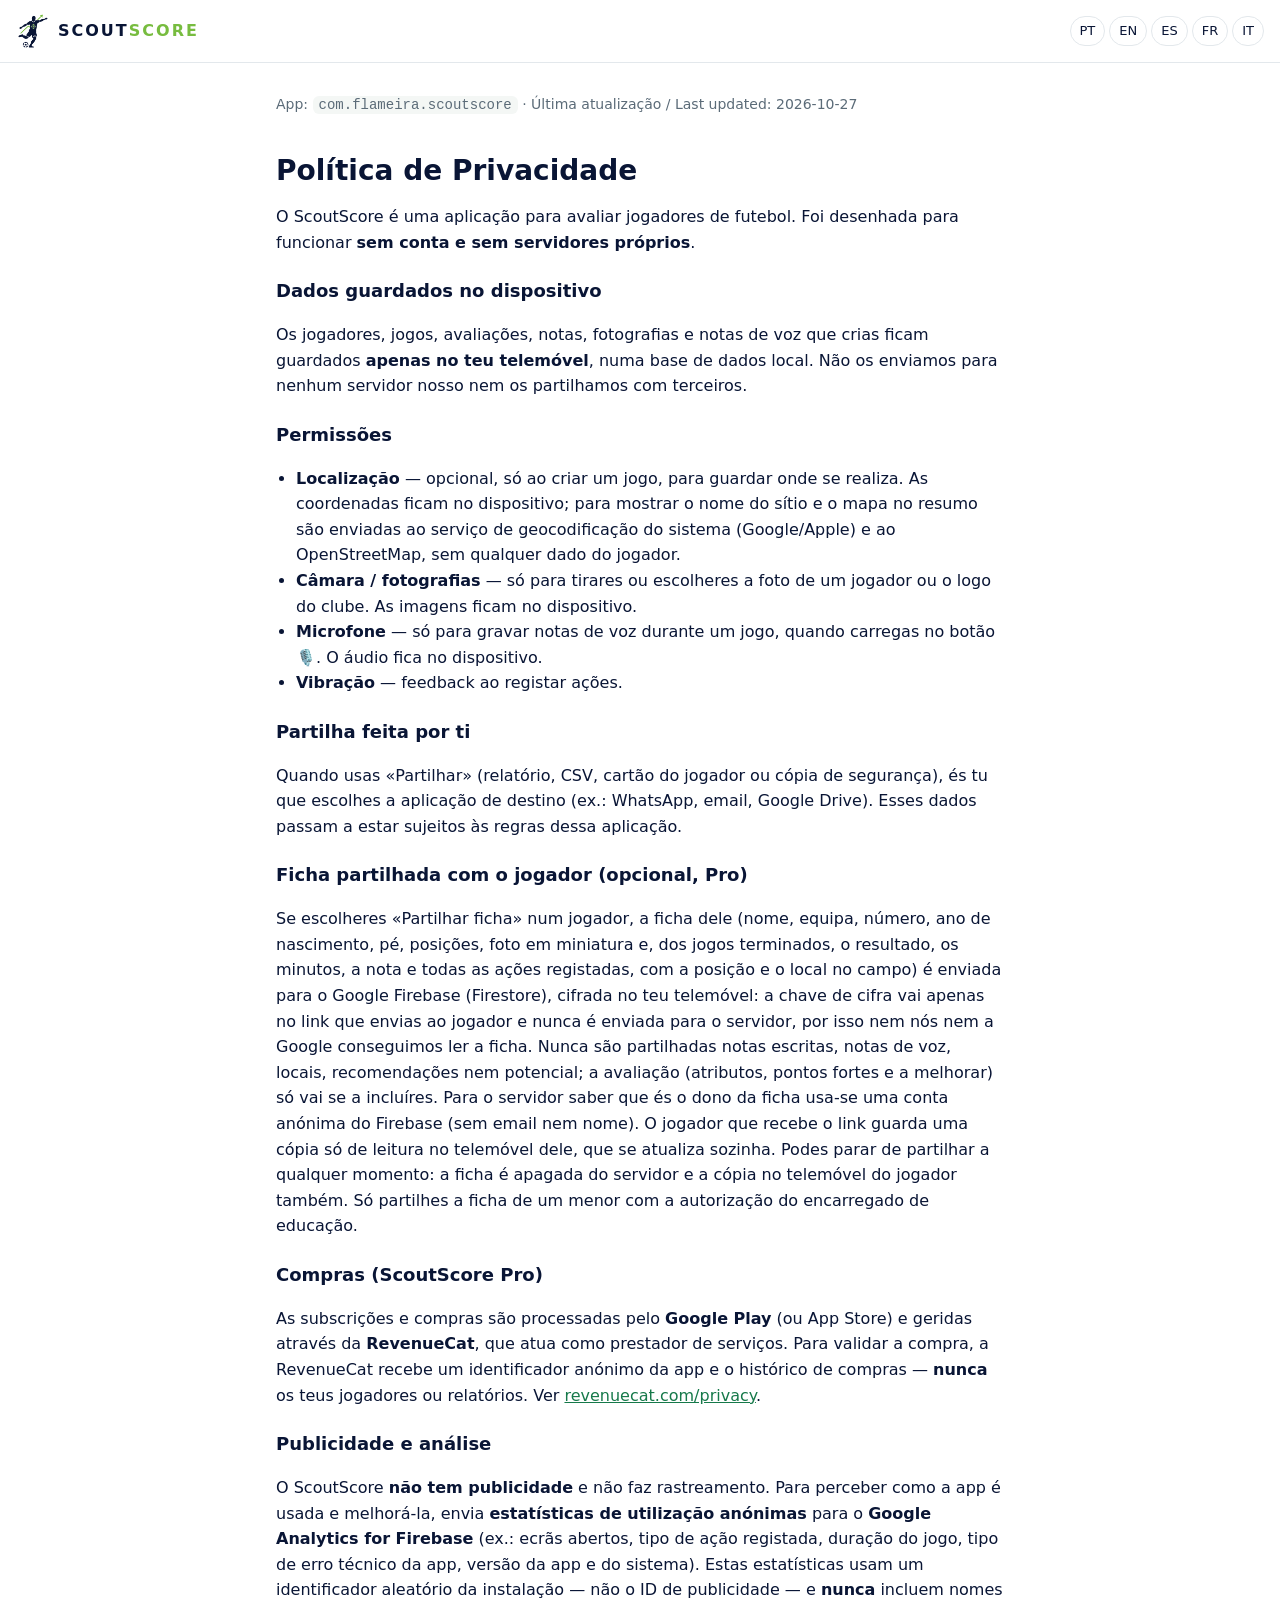
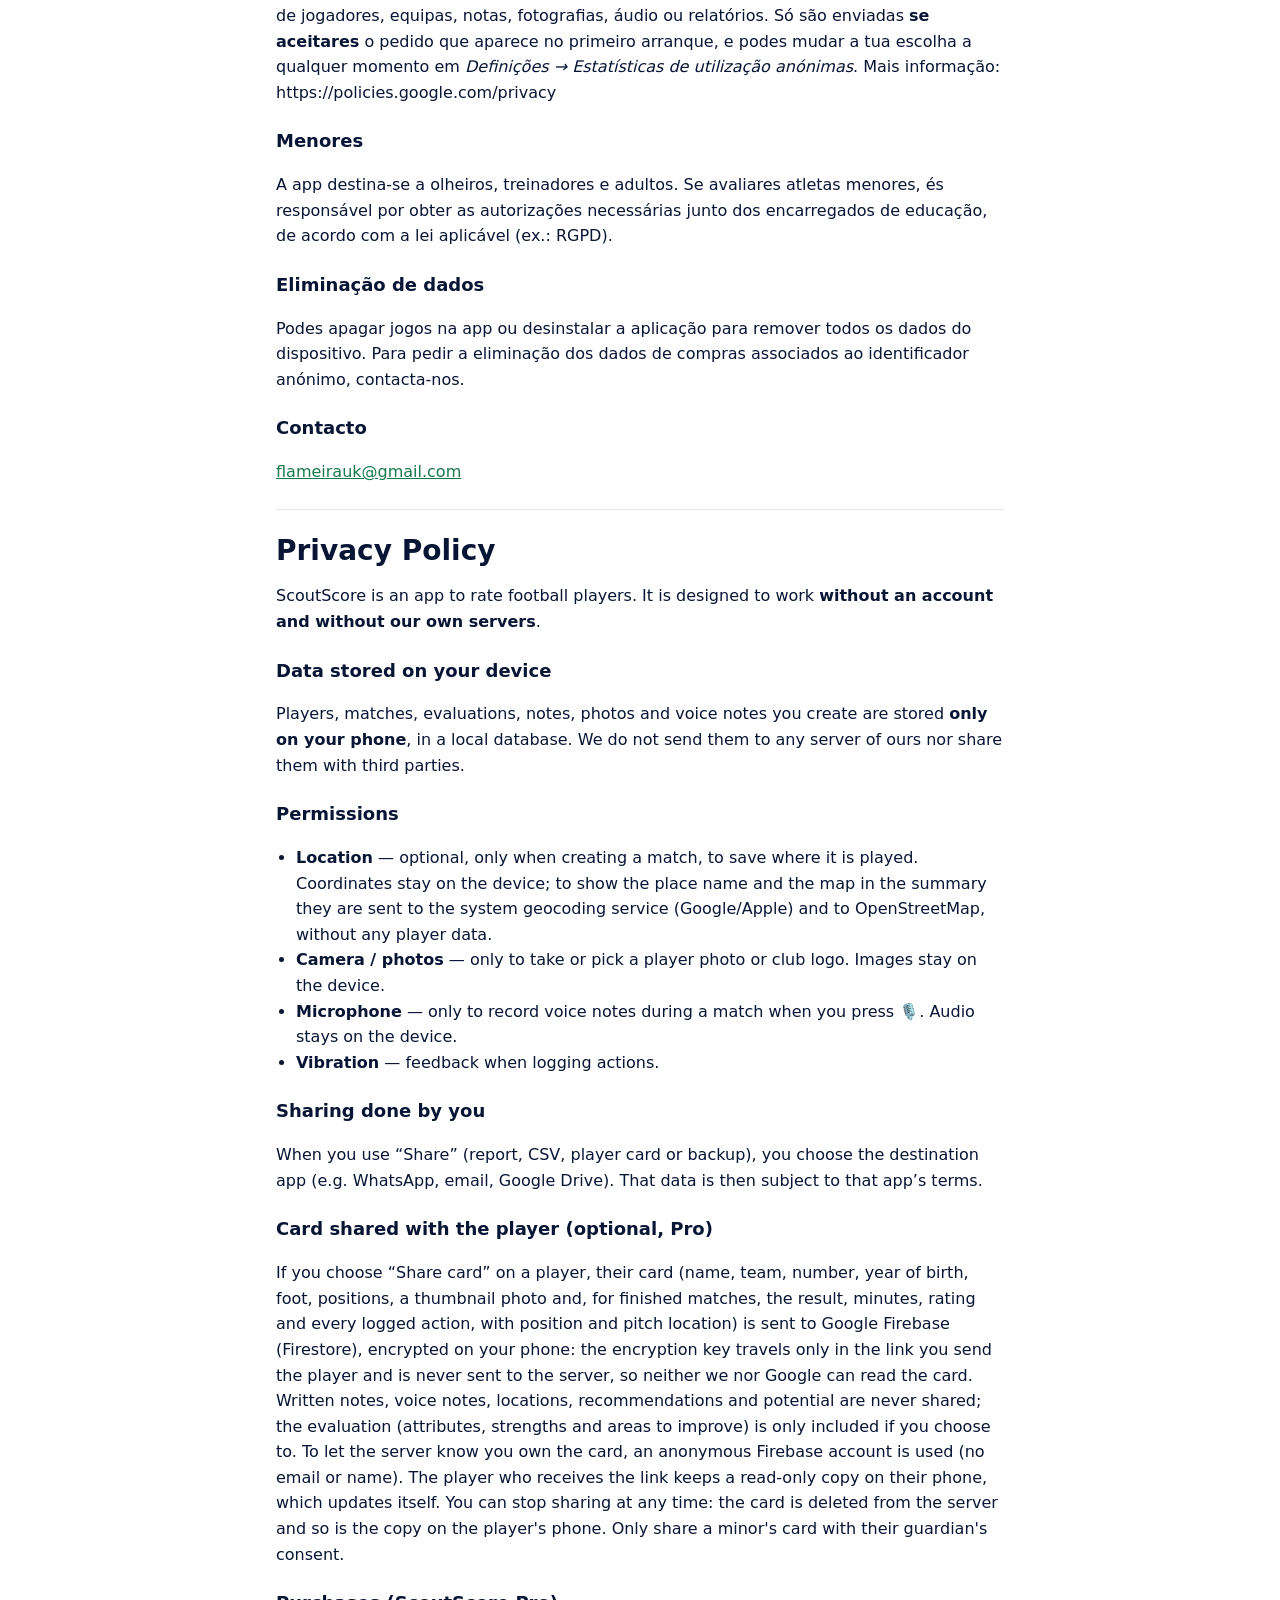
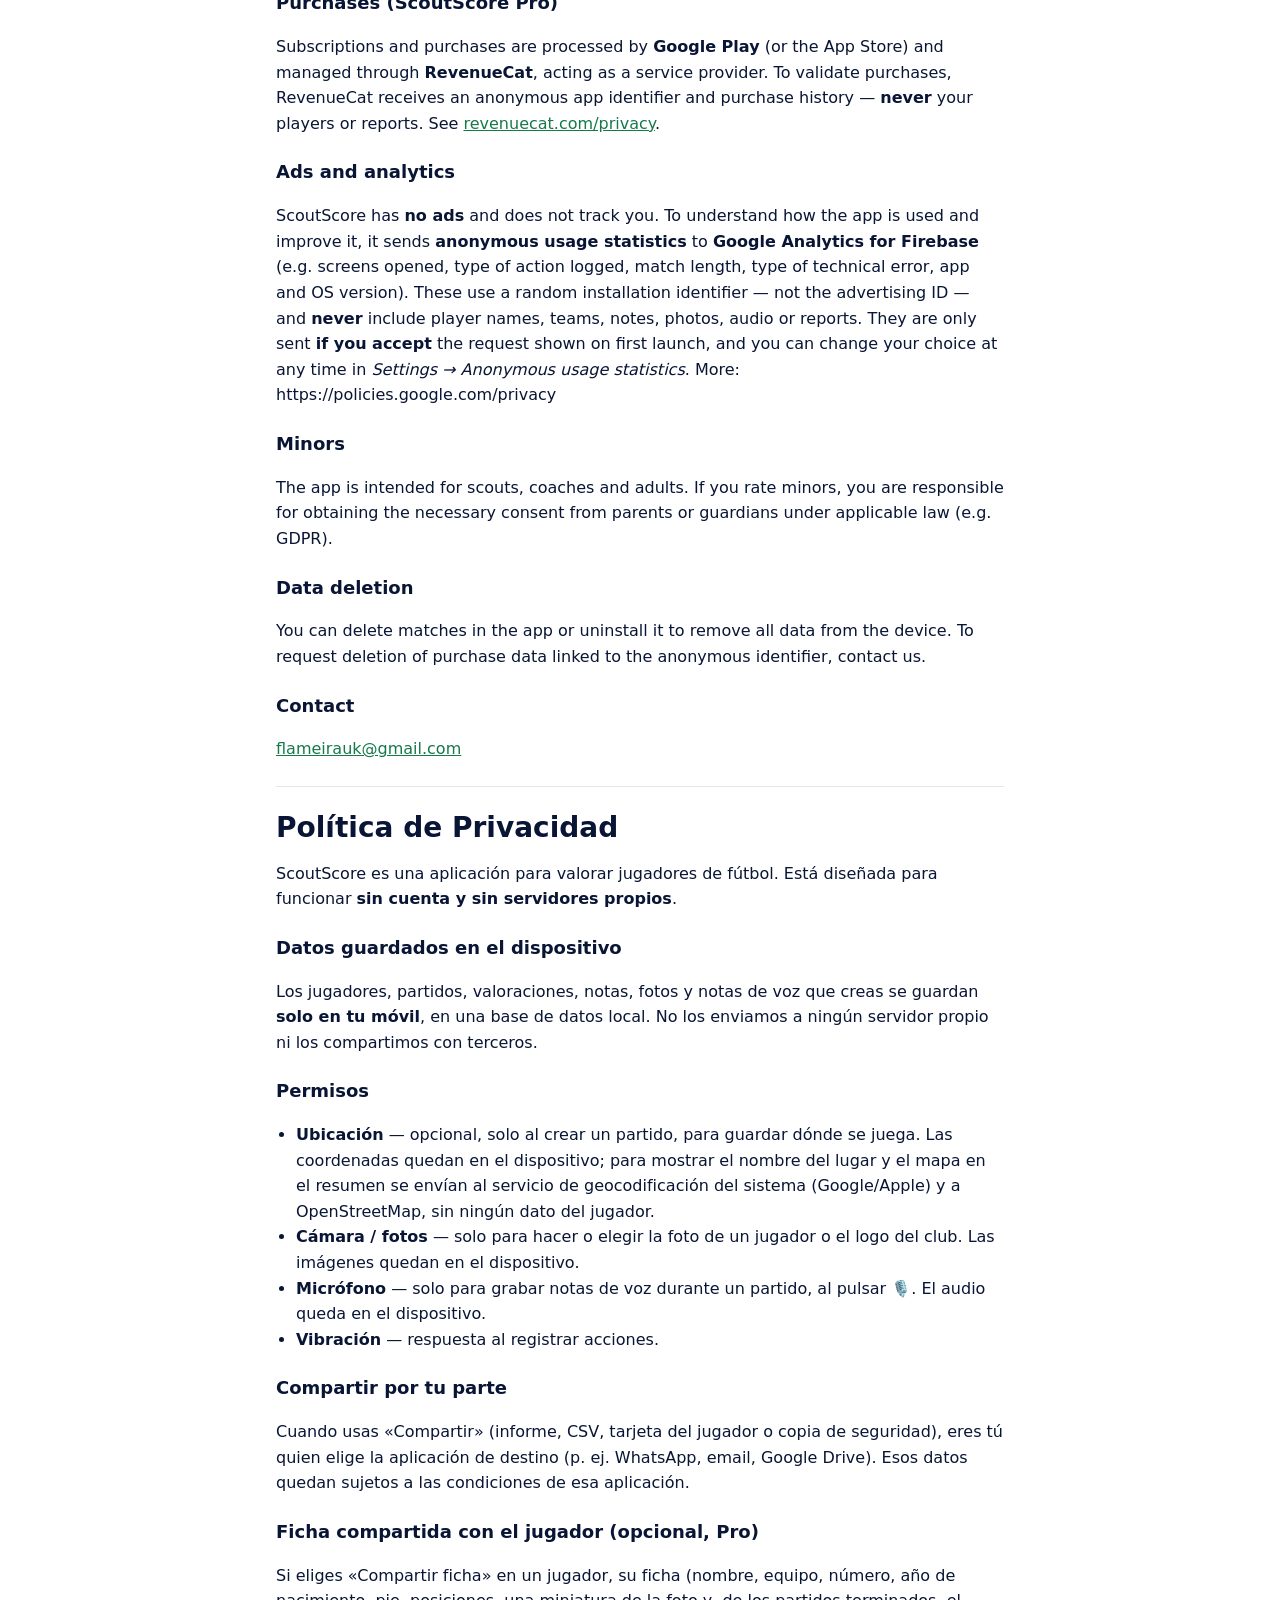
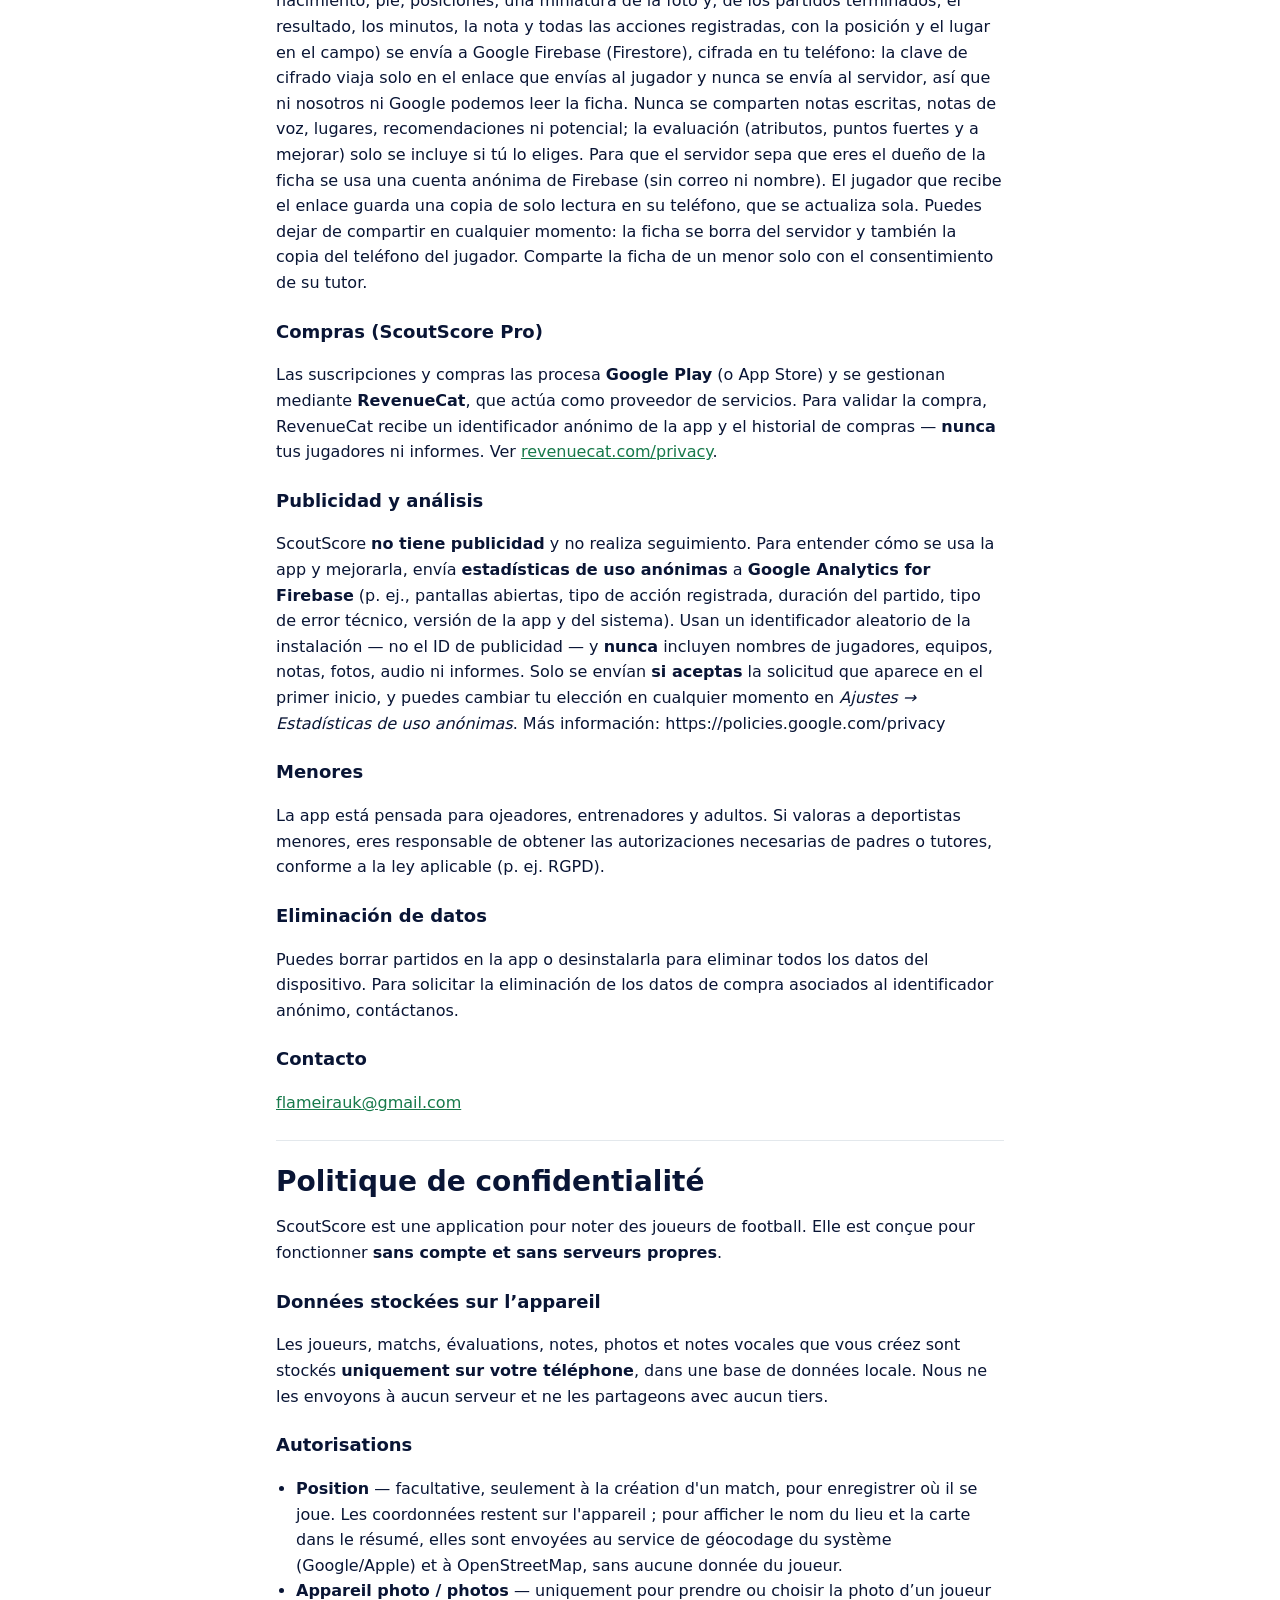
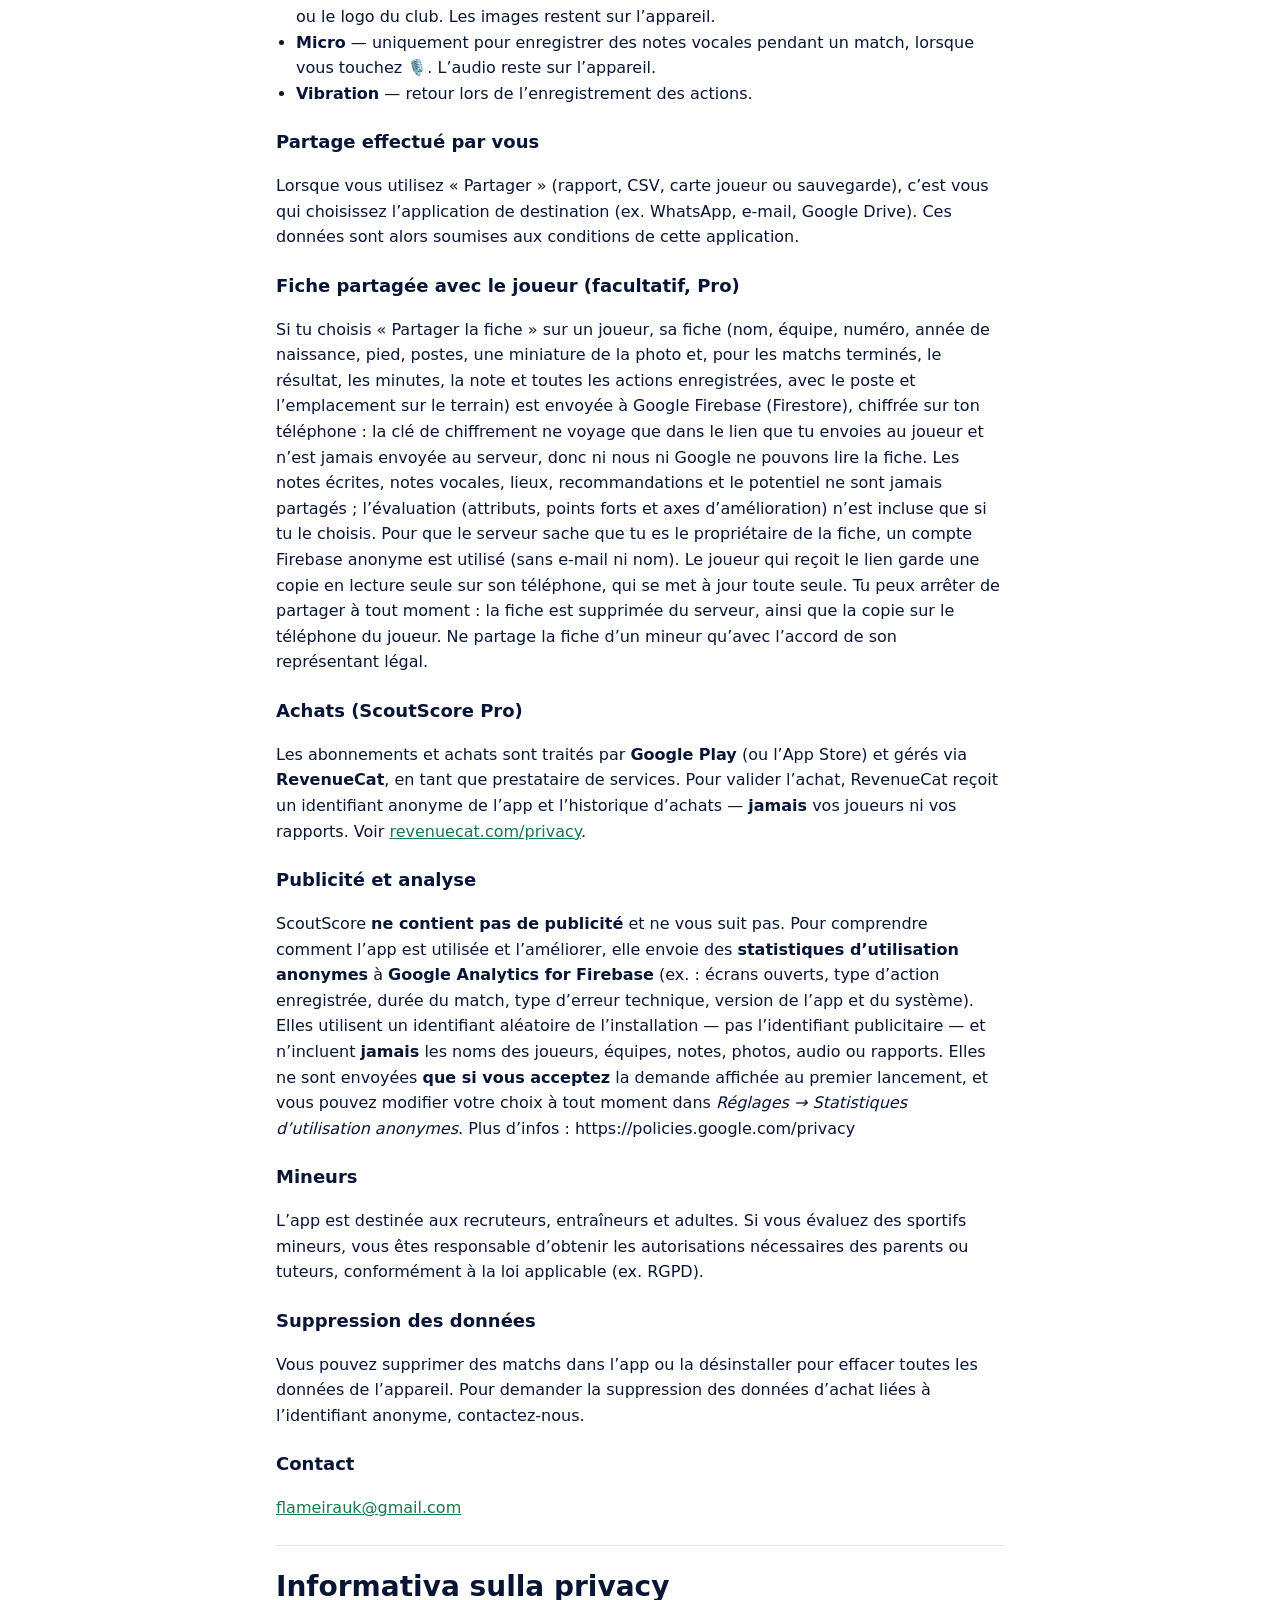
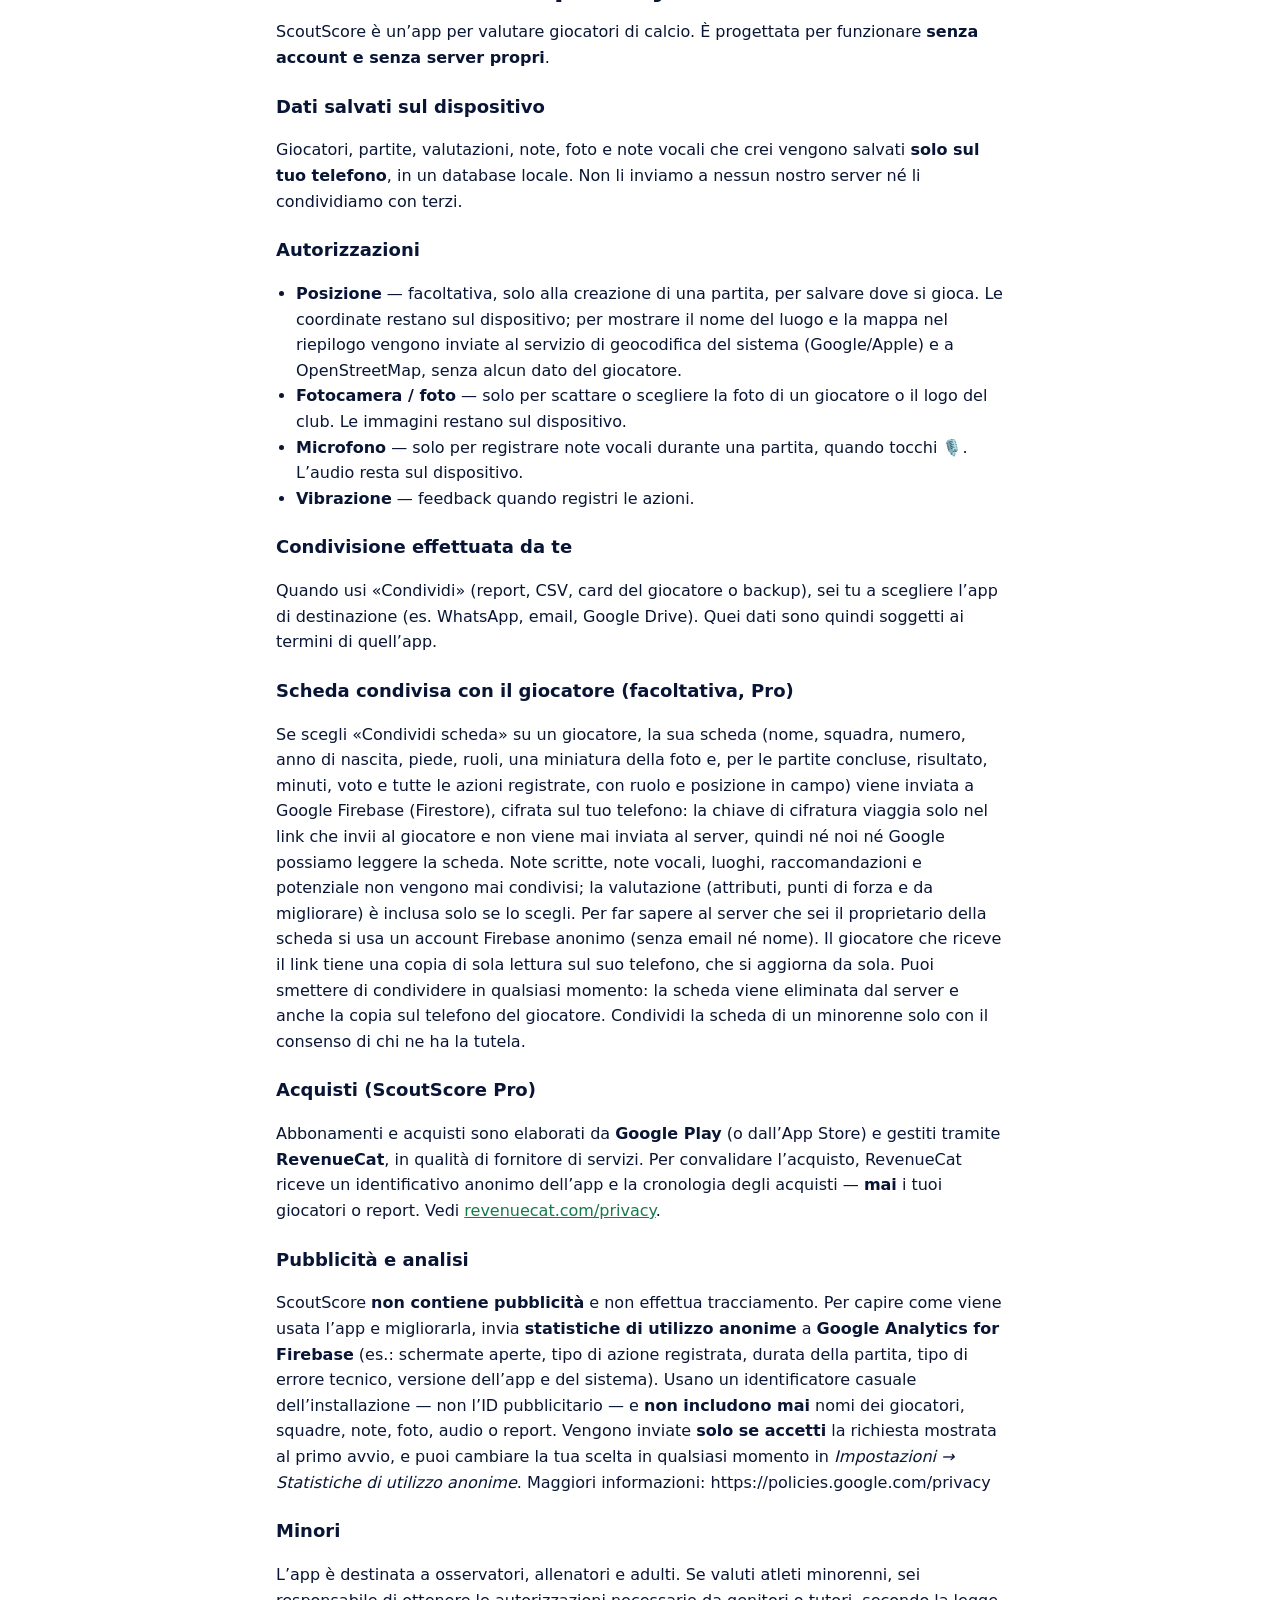
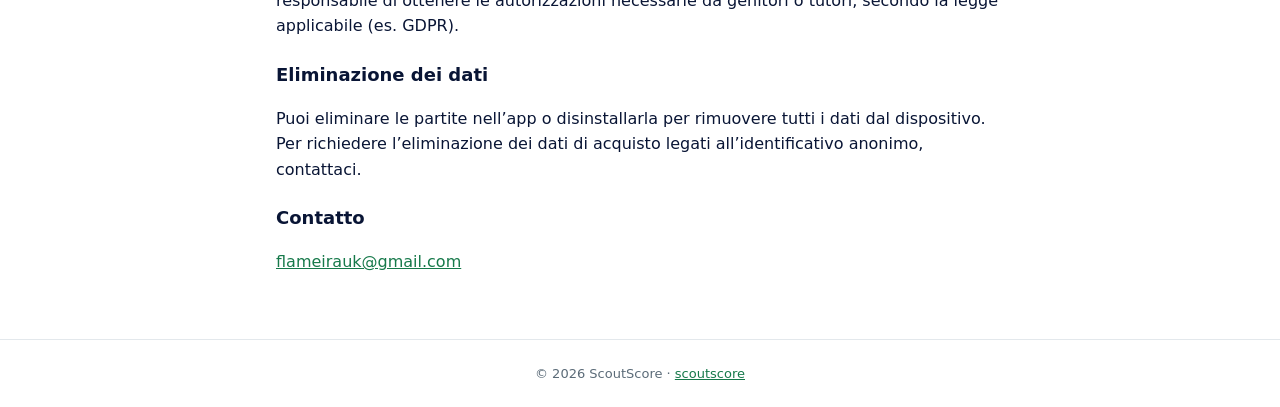
<file: privacy.html>
<!doctype html>
<html lang="pt">
<head>
  <meta charset="utf-8">
  <meta name="viewport" content="width=device-width, initial-scale=1">
  <title>ScoutScore — Política de Privacidade / Privacy Policy</title>
  <meta name="description" content="Política de privacidade da app ScoutScore (com.flameira.scoutscore).">
  <link rel="icon" href="logo.png">
  <link rel="stylesheet" href="style.css">
</head>
<body>
  <header class="top">
    <a class="brand" href="./"><img src="logo.png" alt="" width="34" height="38"><span>SCOUT<b>SCORE</b></span></a>
    <nav class="langs" aria-label="Idioma / Language">
      <a href="#pt">PT</a><a href="#en">EN</a><a href="#es">ES</a><a href="#fr">FR</a><a href="#it">IT</a>
    </nav>
  </header>

  <main>
    <p class="meta">App: <code>com.flameira.scoutscore</code> · Última atualização / Last updated: 2026-10-27</p>

    <!-- ================= PORTUGUÊS ================= -->
    <section id="pt" lang="pt">
      <h1>Política de Privacidade</h1>
      <p>O ScoutScore é uma aplicação para avaliar jogadores de futebol. Foi desenhada para funcionar <strong>sem conta e sem servidores próprios</strong>.</p>
      <h2>Dados guardados no dispositivo</h2>
      <p>Os jogadores, jogos, avaliações, notas, fotografias e notas de voz que crias ficam guardados <strong>apenas no teu telemóvel</strong>, numa base de dados local. Não os enviamos para nenhum servidor nosso nem os partilhamos com terceiros.</p>
      <h2>Permissões</h2>
      <ul>
        <li><strong>Localização</strong> — opcional, só ao criar um jogo, para guardar onde se realiza. As coordenadas ficam no dispositivo; para mostrar o nome do sítio e o mapa no resumo são enviadas ao serviço de geocodificação do sistema (Google/Apple) e ao OpenStreetMap, sem qualquer dado do jogador.</li>
        <li><strong>Câmara / fotografias</strong> — só para tirares ou escolheres a foto de um jogador ou o logo do clube. As imagens ficam no dispositivo.</li>
        <li><strong>Microfone</strong> — só para gravar notas de voz durante um jogo, quando carregas no botão 🎙️. O áudio fica no dispositivo.</li>
        <li><strong>Vibração</strong> — feedback ao registar ações.</li>
      </ul>
      <h2>Partilha feita por ti</h2>
      <p>Quando usas «Partilhar» (relatório, CSV, cartão do jogador ou cópia de segurança), és tu que escolhes a aplicação de destino (ex.: WhatsApp, email, Google Drive). Esses dados passam a estar sujeitos às regras dessa aplicação.</p>
      <h2>Ficha partilhada com o jogador (opcional, Pro)</h2>
      <p>Se escolheres «Partilhar ficha» num jogador, a ficha dele (nome, equipa, número, ano de nascimento, pé, posições, foto em miniatura e, dos jogos terminados, o resultado, os minutos, a nota e todas as ações registadas, com a posição e o local no campo) é enviada para o Google Firebase (Firestore), cifrada no teu telemóvel: a chave de cifra vai apenas no link que envias ao jogador e nunca é enviada para o servidor, por isso nem nós nem a Google conseguimos ler a ficha. Nunca são partilhadas notas escritas, notas de voz, locais, recomendações nem potencial; a avaliação (atributos, pontos fortes e a melhorar) só vai se a incluíres. Para o servidor saber que és o dono da ficha usa-se uma conta anónima do Firebase (sem email nem nome). O jogador que recebe o link guarda uma cópia só de leitura no telemóvel dele, que se atualiza sozinha. Podes parar de partilhar a qualquer momento: a ficha é apagada do servidor e a cópia no telemóvel do jogador também. Só partilhes a ficha de um menor com a autorização do encarregado de educação.</p>
      <h2>Compras (ScoutScore Pro)</h2>
      <p>As subscrições e compras são processadas pelo <strong>Google Play</strong> (ou App Store) e geridas através da <strong>RevenueCat</strong>, que atua como prestador de serviços. Para validar a compra, a RevenueCat recebe um identificador anónimo da app e o histórico de compras — <strong>nunca</strong> os teus jogadores ou relatórios. Ver <a href="https://www.revenuecat.com/privacy">revenuecat.com/privacy</a>.</p>
      <h2>Publicidade e análise</h2>
      <p>O ScoutScore <strong>não tem publicidade</strong> e não faz rastreamento. Para perceber como a app é usada e melhorá-la, envia <strong>estatísticas de utilização anónimas</strong> para o <strong>Google Analytics for Firebase</strong> (ex.: ecrãs abertos, tipo de ação registada, duração do jogo, tipo de erro técnico da app, versão da app e do sistema). Estas estatísticas usam um identificador aleatório da instalação — não o ID de publicidade — e <strong>nunca</strong> incluem nomes de jogadores, equipas, notas, fotografias, áudio ou relatórios. Só são enviadas <strong>se aceitares</strong> o pedido que aparece no primeiro arranque, e podes mudar a tua escolha a qualquer momento em <em>Definições → Estatísticas de utilização anónimas</em>. Mais informação: https://policies.google.com/privacy</p>
      <h2>Menores</h2>
      <p>A app destina-se a olheiros, treinadores e adultos. Se avaliares atletas menores, és responsável por obter as autorizações necessárias junto dos encarregados de educação, de acordo com a lei aplicável (ex.: RGPD).</p>
      <h2>Eliminação de dados</h2>
      <p>Podes apagar jogos na app ou desinstalar a aplicação para remover todos os dados do dispositivo. Para pedir a eliminação dos dados de compras associados ao identificador anónimo, contacta-nos.</p>
      <h2>Contacto</h2>
      <p><a href="mailto:flameirauk@gmail.com">flameirauk@gmail.com</a></p>
    </section>

    <!-- ================= ENGLISH ================= -->
    <section id="en" lang="en">
      <h1>Privacy Policy</h1>
      <p>ScoutScore is an app to rate football players. It is designed to work <strong>without an account and without our own servers</strong>.</p>
      <h2>Data stored on your device</h2>
      <p>Players, matches, evaluations, notes, photos and voice notes you create are stored <strong>only on your phone</strong>, in a local database. We do not send them to any server of ours nor share them with third parties.</p>
      <h2>Permissions</h2>
      <ul>
        <li><strong>Location</strong> — optional, only when creating a match, to save where it is played. Coordinates stay on the device; to show the place name and the map in the summary they are sent to the system geocoding service (Google/Apple) and to OpenStreetMap, without any player data.</li>
        <li><strong>Camera / photos</strong> — only to take or pick a player photo or club logo. Images stay on the device.</li>
        <li><strong>Microphone</strong> — only to record voice notes during a match when you press 🎙️. Audio stays on the device.</li>
        <li><strong>Vibration</strong> — feedback when logging actions.</li>
      </ul>
      <h2>Sharing done by you</h2>
      <p>When you use “Share” (report, CSV, player card or backup), you choose the destination app (e.g. WhatsApp, email, Google Drive). That data is then subject to that app’s terms.</p>
      <h2>Card shared with the player (optional, Pro)</h2>
      <p>If you choose “Share card” on a player, their card (name, team, number, year of birth, foot, positions, a thumbnail photo and, for finished matches, the result, minutes, rating and every logged action, with position and pitch location) is sent to Google Firebase (Firestore), encrypted on your phone: the encryption key travels only in the link you send the player and is never sent to the server, so neither we nor Google can read the card. Written notes, voice notes, locations, recommendations and potential are never shared; the evaluation (attributes, strengths and areas to improve) is only included if you choose to. To let the server know you own the card, an anonymous Firebase account is used (no email or name). The player who receives the link keeps a read-only copy on their phone, which updates itself. You can stop sharing at any time: the card is deleted from the server and so is the copy on the player's phone. Only share a minor's card with their guardian's consent.</p>
      <h2>Purchases (ScoutScore Pro)</h2>
      <p>Subscriptions and purchases are processed by <strong>Google Play</strong> (or the App Store) and managed through <strong>RevenueCat</strong>, acting as a service provider. To validate purchases, RevenueCat receives an anonymous app identifier and purchase history — <strong>never</strong> your players or reports. See <a href="https://www.revenuecat.com/privacy">revenuecat.com/privacy</a>.</p>
      <h2>Ads and analytics</h2>
      <p>ScoutScore has <strong>no ads</strong> and does not track you. To understand how the app is used and improve it, it sends <strong>anonymous usage statistics</strong> to <strong>Google Analytics for Firebase</strong> (e.g. screens opened, type of action logged, match length, type of technical error, app and OS version). These use a random installation identifier — not the advertising ID — and <strong>never</strong> include player names, teams, notes, photos, audio or reports. They are only sent <strong>if you accept</strong> the request shown on first launch, and you can change your choice at any time in <em>Settings → Anonymous usage statistics</em>. More: https://policies.google.com/privacy</p>
      <h2>Minors</h2>
      <p>The app is intended for scouts, coaches and adults. If you rate minors, you are responsible for obtaining the necessary consent from parents or guardians under applicable law (e.g. GDPR).</p>
      <h2>Data deletion</h2>
      <p>You can delete matches in the app or uninstall it to remove all data from the device. To request deletion of purchase data linked to the anonymous identifier, contact us.</p>
      <h2>Contact</h2>
      <p><a href="mailto:flameirauk@gmail.com">flameirauk@gmail.com</a></p>
    </section>

    <!-- ================= ESPAÑOL ================= -->
    <section id="es" lang="es">
      <h1>Política de Privacidad</h1>
      <p>ScoutScore es una aplicación para valorar jugadores de fútbol. Está diseñada para funcionar <strong>sin cuenta y sin servidores propios</strong>.</p>
      <h2>Datos guardados en el dispositivo</h2>
      <p>Los jugadores, partidos, valoraciones, notas, fotos y notas de voz que creas se guardan <strong>solo en tu móvil</strong>, en una base de datos local. No los enviamos a ningún servidor propio ni los compartimos con terceros.</p>
      <h2>Permisos</h2>
      <ul>
        <li><strong>Ubicación</strong> — opcional, solo al crear un partido, para guardar dónde se juega. Las coordenadas quedan en el dispositivo; para mostrar el nombre del lugar y el mapa en el resumen se envían al servicio de geocodificación del sistema (Google/Apple) y a OpenStreetMap, sin ningún dato del jugador.</li>
        <li><strong>Cámara / fotos</strong> — solo para hacer o elegir la foto de un jugador o el logo del club. Las imágenes quedan en el dispositivo.</li>
        <li><strong>Micrófono</strong> — solo para grabar notas de voz durante un partido, al pulsar 🎙️. El audio queda en el dispositivo.</li>
        <li><strong>Vibración</strong> — respuesta al registrar acciones.</li>
      </ul>
      <h2>Compartir por tu parte</h2>
      <p>Cuando usas «Compartir» (informe, CSV, tarjeta del jugador o copia de seguridad), eres tú quien elige la aplicación de destino (p. ej. WhatsApp, email, Google Drive). Esos datos quedan sujetos a las condiciones de esa aplicación.</p>
      <h2>Ficha compartida con el jugador (opcional, Pro)</h2>
      <p>Si eliges «Compartir ficha» en un jugador, su ficha (nombre, equipo, número, año de nacimiento, pie, posiciones, una miniatura de la foto y, de los partidos terminados, el resultado, los minutos, la nota y todas las acciones registradas, con la posición y el lugar en el campo) se envía a Google Firebase (Firestore), cifrada en tu teléfono: la clave de cifrado viaja solo en el enlace que envías al jugador y nunca se envía al servidor, así que ni nosotros ni Google podemos leer la ficha. Nunca se comparten notas escritas, notas de voz, lugares, recomendaciones ni potencial; la evaluación (atributos, puntos fuertes y a mejorar) solo se incluye si tú lo eliges. Para que el servidor sepa que eres el dueño de la ficha se usa una cuenta anónima de Firebase (sin correo ni nombre). El jugador que recibe el enlace guarda una copia de solo lectura en su teléfono, que se actualiza sola. Puedes dejar de compartir en cualquier momento: la ficha se borra del servidor y también la copia del teléfono del jugador. Comparte la ficha de un menor solo con el consentimiento de su tutor.</p>
      <h2>Compras (ScoutScore Pro)</h2>
      <p>Las suscripciones y compras las procesa <strong>Google Play</strong> (o App Store) y se gestionan mediante <strong>RevenueCat</strong>, que actúa como proveedor de servicios. Para validar la compra, RevenueCat recibe un identificador anónimo de la app y el historial de compras — <strong>nunca</strong> tus jugadores ni informes. Ver <a href="https://www.revenuecat.com/privacy">revenuecat.com/privacy</a>.</p>
      <h2>Publicidad y análisis</h2>
      <p>ScoutScore <strong>no tiene publicidad</strong> y no realiza seguimiento. Para entender cómo se usa la app y mejorarla, envía <strong>estadísticas de uso anónimas</strong> a <strong>Google Analytics for Firebase</strong> (p. ej., pantallas abiertas, tipo de acción registrada, duración del partido, tipo de error técnico, versión de la app y del sistema). Usan un identificador aleatorio de la instalación — no el ID de publicidad — y <strong>nunca</strong> incluyen nombres de jugadores, equipos, notas, fotos, audio ni informes. Solo se envían <strong>si aceptas</strong> la solicitud que aparece en el primer inicio, y puedes cambiar tu elección en cualquier momento en <em>Ajustes → Estadísticas de uso anónimas</em>. Más información: https://policies.google.com/privacy</p>
      <h2>Menores</h2>
      <p>La app está pensada para ojeadores, entrenadores y adultos. Si valoras a deportistas menores, eres responsable de obtener las autorizaciones necesarias de padres o tutores, conforme a la ley aplicable (p. ej. RGPD).</p>
      <h2>Eliminación de datos</h2>
      <p>Puedes borrar partidos en la app o desinstalarla para eliminar todos los datos del dispositivo. Para solicitar la eliminación de los datos de compra asociados al identificador anónimo, contáctanos.</p>
      <h2>Contacto</h2>
      <p><a href="mailto:flameirauk@gmail.com">flameirauk@gmail.com</a></p>
    </section>

    <!-- ================= FRANÇAIS ================= -->
    <section id="fr" lang="fr">
      <h1>Politique de confidentialité</h1>
      <p>ScoutScore est une application pour noter des joueurs de football. Elle est conçue pour fonctionner <strong>sans compte et sans serveurs propres</strong>.</p>
      <h2>Données stockées sur l’appareil</h2>
      <p>Les joueurs, matchs, évaluations, notes, photos et notes vocales que vous créez sont stockés <strong>uniquement sur votre téléphone</strong>, dans une base de données locale. Nous ne les envoyons à aucun serveur et ne les partageons avec aucun tiers.</p>
      <h2>Autorisations</h2>
      <ul>
        <li><strong>Position</strong> — facultative, seulement à la création d'un match, pour enregistrer où il se joue. Les coordonnées restent sur l'appareil ; pour afficher le nom du lieu et la carte dans le résumé, elles sont envoyées au service de géocodage du système (Google/Apple) et à OpenStreetMap, sans aucune donnée du joueur.</li>
        <li><strong>Appareil photo / photos</strong> — uniquement pour prendre ou choisir la photo d’un joueur ou le logo du club. Les images restent sur l’appareil.</li>
        <li><strong>Micro</strong> — uniquement pour enregistrer des notes vocales pendant un match, lorsque vous touchez 🎙️. L’audio reste sur l’appareil.</li>
        <li><strong>Vibration</strong> — retour lors de l’enregistrement des actions.</li>
      </ul>
      <h2>Partage effectué par vous</h2>
      <p>Lorsque vous utilisez « Partager » (rapport, CSV, carte joueur ou sauvegarde), c’est vous qui choisissez l’application de destination (ex. WhatsApp, e-mail, Google Drive). Ces données sont alors soumises aux conditions de cette application.</p>
      <h2>Fiche partagée avec le joueur (facultatif, Pro)</h2>
      <p>Si tu choisis « Partager la fiche » sur un joueur, sa fiche (nom, équipe, numéro, année de naissance, pied, postes, une miniature de la photo et, pour les matchs terminés, le résultat, les minutes, la note et toutes les actions enregistrées, avec le poste et l’emplacement sur le terrain) est envoyée à Google Firebase (Firestore), chiffrée sur ton téléphone : la clé de chiffrement ne voyage que dans le lien que tu envoies au joueur et n’est jamais envoyée au serveur, donc ni nous ni Google ne pouvons lire la fiche. Les notes écrites, notes vocales, lieux, recommandations et le potentiel ne sont jamais partagés ; l’évaluation (attributs, points forts et axes d’amélioration) n’est incluse que si tu le choisis. Pour que le serveur sache que tu es le propriétaire de la fiche, un compte Firebase anonyme est utilisé (sans e-mail ni nom). Le joueur qui reçoit le lien garde une copie en lecture seule sur son téléphone, qui se met à jour toute seule. Tu peux arrêter de partager à tout moment : la fiche est supprimée du serveur, ainsi que la copie sur le téléphone du joueur. Ne partage la fiche d’un mineur qu’avec l’accord de son représentant légal.</p>
      <h2>Achats (ScoutScore Pro)</h2>
      <p>Les abonnements et achats sont traités par <strong>Google Play</strong> (ou l’App Store) et gérés via <strong>RevenueCat</strong>, en tant que prestataire de services. Pour valider l’achat, RevenueCat reçoit un identifiant anonyme de l’app et l’historique d’achats — <strong>jamais</strong> vos joueurs ni vos rapports. Voir <a href="https://www.revenuecat.com/privacy">revenuecat.com/privacy</a>.</p>
      <h2>Publicité et analyse</h2>
      <p>ScoutScore <strong>ne contient pas de publicité</strong> et ne vous suit pas. Pour comprendre comment l’app est utilisée et l’améliorer, elle envoie des <strong>statistiques d’utilisation anonymes</strong> à <strong>Google Analytics for Firebase</strong> (ex. : écrans ouverts, type d’action enregistrée, durée du match, type d’erreur technique, version de l’app et du système). Elles utilisent un identifiant aléatoire de l’installation — pas l’identifiant publicitaire — et n’incluent <strong>jamais</strong> les noms des joueurs, équipes, notes, photos, audio ou rapports. Elles ne sont envoyées <strong>que si vous acceptez</strong> la demande affichée au premier lancement, et vous pouvez modifier votre choix à tout moment dans <em>Réglages → Statistiques d’utilisation anonymes</em>. Plus d’infos : https://policies.google.com/privacy</p>
      <h2>Mineurs</h2>
      <p>L’app est destinée aux recruteurs, entraîneurs et adultes. Si vous évaluez des sportifs mineurs, vous êtes responsable d’obtenir les autorisations nécessaires des parents ou tuteurs, conformément à la loi applicable (ex. RGPD).</p>
      <h2>Suppression des données</h2>
      <p>Vous pouvez supprimer des matchs dans l’app ou la désinstaller pour effacer toutes les données de l’appareil. Pour demander la suppression des données d’achat liées à l’identifiant anonyme, contactez-nous.</p>
      <h2>Contact</h2>
      <p><a href="mailto:flameirauk@gmail.com">flameirauk@gmail.com</a></p>
    </section>

    <!-- ================= ITALIANO ================= -->
    <section id="it" lang="it">
      <h1>Informativa sulla privacy</h1>
      <p>ScoutScore è un’app per valutare giocatori di calcio. È progettata per funzionare <strong>senza account e senza server propri</strong>.</p>
      <h2>Dati salvati sul dispositivo</h2>
      <p>Giocatori, partite, valutazioni, note, foto e note vocali che crei vengono salvati <strong>solo sul tuo telefono</strong>, in un database locale. Non li inviamo a nessun nostro server né li condividiamo con terzi.</p>
      <h2>Autorizzazioni</h2>
      <ul>
        <li><strong>Posizione</strong> — facoltativa, solo alla creazione di una partita, per salvare dove si gioca. Le coordinate restano sul dispositivo; per mostrare il nome del luogo e la mappa nel riepilogo vengono inviate al servizio di geocodifica del sistema (Google/Apple) e a OpenStreetMap, senza alcun dato del giocatore.</li>
        <li><strong>Fotocamera / foto</strong> — solo per scattare o scegliere la foto di un giocatore o il logo del club. Le immagini restano sul dispositivo.</li>
        <li><strong>Microfono</strong> — solo per registrare note vocali durante una partita, quando tocchi 🎙️. L’audio resta sul dispositivo.</li>
        <li><strong>Vibrazione</strong> — feedback quando registri le azioni.</li>
      </ul>
      <h2>Condivisione effettuata da te</h2>
      <p>Quando usi «Condividi» (report, CSV, card del giocatore o backup), sei tu a scegliere l’app di destinazione (es. WhatsApp, email, Google Drive). Quei dati sono quindi soggetti ai termini di quell’app.</p>
      <h2>Scheda condivisa con il giocatore (facoltativa, Pro)</h2>
      <p>Se scegli «Condividi scheda» su un giocatore, la sua scheda (nome, squadra, numero, anno di nascita, piede, ruoli, una miniatura della foto e, per le partite concluse, risultato, minuti, voto e tutte le azioni registrate, con ruolo e posizione in campo) viene inviata a Google Firebase (Firestore), cifrata sul tuo telefono: la chiave di cifratura viaggia solo nel link che invii al giocatore e non viene mai inviata al server, quindi né noi né Google possiamo leggere la scheda. Note scritte, note vocali, luoghi, raccomandazioni e potenziale non vengono mai condivisi; la valutazione (attributi, punti di forza e da migliorare) è inclusa solo se lo scegli. Per far sapere al server che sei il proprietario della scheda si usa un account Firebase anonimo (senza email né nome). Il giocatore che riceve il link tiene una copia di sola lettura sul suo telefono, che si aggiorna da sola. Puoi smettere di condividere in qualsiasi momento: la scheda viene eliminata dal server e anche la copia sul telefono del giocatore. Condividi la scheda di un minorenne solo con il consenso di chi ne ha la tutela.</p>
      <h2>Acquisti (ScoutScore Pro)</h2>
      <p>Abbonamenti e acquisti sono elaborati da <strong>Google Play</strong> (o dall’App Store) e gestiti tramite <strong>RevenueCat</strong>, in qualità di fornitore di servizi. Per convalidare l’acquisto, RevenueCat riceve un identificativo anonimo dell’app e la cronologia degli acquisti — <strong>mai</strong> i tuoi giocatori o report. Vedi <a href="https://www.revenuecat.com/privacy">revenuecat.com/privacy</a>.</p>
      <h2>Pubblicità e analisi</h2>
      <p>ScoutScore <strong>non contiene pubblicità</strong> e non effettua tracciamento. Per capire come viene usata l’app e migliorarla, invia <strong>statistiche di utilizzo anonime</strong> a <strong>Google Analytics for Firebase</strong> (es.: schermate aperte, tipo di azione registrata, durata della partita, tipo di errore tecnico, versione dell’app e del sistema). Usano un identificatore casuale dell’installazione — non l’ID pubblicitario — e <strong>non includono mai</strong> nomi dei giocatori, squadre, note, foto, audio o report. Vengono inviate <strong>solo se accetti</strong> la richiesta mostrata al primo avvio, e puoi cambiare la tua scelta in qualsiasi momento in <em>Impostazioni → Statistiche di utilizzo anonime</em>. Maggiori informazioni: https://policies.google.com/privacy</p>
      <h2>Minori</h2>
      <p>L’app è destinata a osservatori, allenatori e adulti. Se valuti atleti minorenni, sei responsabile di ottenere le autorizzazioni necessarie da genitori o tutori, secondo la legge applicabile (es. GDPR).</p>
      <h2>Eliminazione dei dati</h2>
      <p>Puoi eliminare le partite nell’app o disinstallarla per rimuovere tutti i dati dal dispositivo. Per richiedere l’eliminazione dei dati di acquisto legati all’identificativo anonimo, contattaci.</p>
      <h2>Contatto</h2>
      <p><a href="mailto:flameirauk@gmail.com">flameirauk@gmail.com</a></p>
    </section>
  </main>

  <footer class="foot">© 2026 ScoutScore · <a href="./">scoutscore</a></footer>
</body>
</html>
</file>
<file: style.css>
:root {
  --bg: #ffffff;
  --text: #091535;
  --muted: #5b6b78;
  --line: #e3e8ec;
  --card: #f4f7f5;
  --accent: #16794a;
  --lime: #77bc3f;
}
@media (prefers-color-scheme: dark) {
  :root {
    --bg: #0d1420;
    --text: #e8eef2;
    --muted: #9fb3c0;
    --line: #223041;
    --card: #152131;
    --accent: #77bc3f;
  }
}

* { box-sizing: border-box; }
body {
  margin: 0;
  background: var(--bg);
  color: var(--text);
  font: 16px/1.6 system-ui, -apple-system, "Segoe UI", Roboto, sans-serif;
}
a { color: var(--accent); }
code { background: var(--card); padding: 1px 6px; border-radius: 6px; }

.top {
  position: sticky; top: 0;
  display: flex; align-items: center; justify-content: space-between; gap: 12px;
  padding: 12px 16px;
  background: var(--bg);
  border-bottom: 1px solid var(--line);
}
.brand { display: flex; align-items: center; gap: 8px; text-decoration: none; color: var(--text); font-weight: 700; letter-spacing: 2px; }
.brand b { color: var(--lime); }
.langs { display: flex; gap: 4px; flex-wrap: wrap; }
.langs a { padding: 4px 9px; border: 1px solid var(--line); border-radius: 999px; text-decoration: none; font-size: 13px; color: var(--text); }
.langs a:hover { border-color: var(--accent); }

main { max-width: 760px; margin: 0 auto; padding: 16px 16px 48px; }
.meta { color: var(--muted); font-size: 14px; }
section { padding-top: 24px; border-top: 1px solid var(--line); margin-top: 24px; scroll-margin-top: 70px; }
section:first-of-type { border-top: 0; margin-top: 0; }
h1 { font-size: 28px; line-height: 1.2; margin: 0 0 12px; }
h2 { font-size: 18px; margin: 22px 0 6px; }
ul { padding-left: 20px; }

/* Página inicial */
.hero { text-align: center; padding: 40px 16px 24px; }
.hero img { max-width: 260px; width: 70%; height: auto; }
.hero p { color: var(--muted); max-width: 560px; margin: 12px auto; }
.cards { display: grid; gap: 12px; grid-template-columns: repeat(auto-fit, minmax(200px, 1fr)); margin-top: 24px; }
.card { background: var(--card); border-radius: 14px; padding: 16px; }
.card h3 { margin: 0 0 4px; font-size: 16px; }
.card p { margin: 0; color: var(--muted); font-size: 14px; }

.foot { text-align: center; color: var(--muted); font-size: 13px; padding: 24px 16px; border-top: 1px solid var(--line); }

/* O logótipo é azul-marinho: fundo branco para se ver também no tema escuro */
.brand img { background: #fff; border-radius: 8px; padding: 2px; }
.hero img { background: #fff; border-radius: 24px; padding: 16px; }

/* Galeria de ecrãs: desliza na horizontal, com encaixe */
.section-title { text-align: center; margin: 40px 0 12px; font-size: 22px; }
.gallery {
  display: flex; gap: 16px; overflow-x: auto; scroll-snap-type: x mandatory;
  padding: 4px 4px 16px; -webkit-overflow-scrolling: touch;
}
.gallery figure { flex: 0 0 auto; width: 220px; margin: 0; scroll-snap-align: center; }
.gallery img {
  width: 100%; height: auto; display: block; border-radius: 18px;
  border: 1px solid var(--line); box-shadow: 0 6px 18px rgba(0, 0, 0, .18);
}
.gallery figcaption { font-size: 13px; color: var(--muted); text-align: center; margin-top: 8px; line-height: 1.35; }
.gallery figcaption b { display: block; color: var(--text); font-size: 14px; }
main:has(.gallery) { max-width: 980px; }

/* Ecrãs largos: galeria em grelha (no telemóvel continua a deslizar) */
@media (min-width: 900px) {
  .gallery { flex-wrap: wrap; justify-content: center; overflow: visible; row-gap: 28px; }
}
.hero img { max-width: 180px; }

/* Botões de download (Google Play / App Store) */
.stores { display: flex; flex-wrap: wrap; gap: 12px; justify-content: center; margin-top: 24px; }
.stores a {
  display: inline-flex; align-items: center; gap: 10px; min-width: 170px;
  padding: 8px 18px 8px 14px; border-radius: 12px; background: #0B1E2D; color: #fff;
  border: 1px solid rgba(255, 255, 255, .18); text-decoration: none; font-weight: 600; font-size: 18px; line-height: 1.2;
}
.stores a span { display: flex; flex-direction: column; align-items: flex-start; }
.stores a .ico { width: 26px; height: 26px; flex: 0 0 auto; }
.stores a small { font-weight: 400; font-size: 11px; opacity: .8; }
.stores a:hover { background: var(--accent); }
.stores a.hidden { display: none; }
.stores a small { white-space: nowrap; }
section.download { text-align: center; margin-top: 48px; scroll-margin-top: 70px; }
.download h2 { font-size: 22px; margin: 0; }
.download p { color: var(--muted); margin: 6px 0 0; }
</file>
